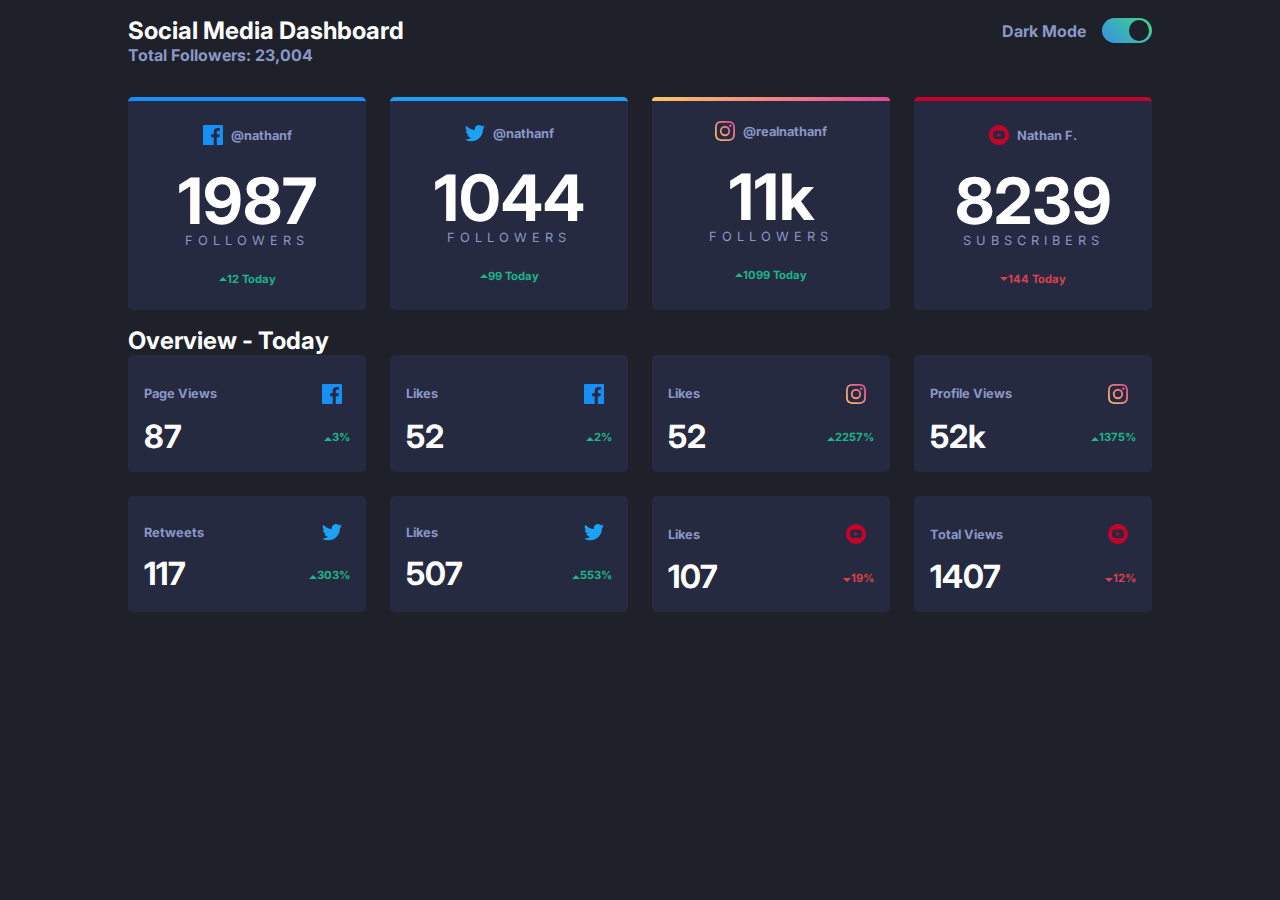
<file: frontend-practic19/index.html>
<!DOCTYPE html>
<html lang="en">
<head>
  <meta charset="UTF-8">
  <meta name="viewport" content="width=device-width, initial-scale=1.0">
  <link rel="icon" type="image/png" sizes="32x32" href="./images/favicon-32x32.png">
  <link rel="preconnect" href="https://fonts.googleapis.com">
  <link rel="preconnect" href="https://fonts.gstatic.com" crossorigin>
  <link href="https://fonts.googleapis.com/css2?family=Inter:wght@400;700&display=swap" rel="stylesheet">
  <link rel="stylesheet" href="css/style.css">
  <title>Frontend Mentor | [Challenge Name Here]</title>
<body class="theme_dark">
  <div class="container">
    <div class="content-top">
      <div class="content-info-top">
        <div class="info-1 theme_dark">
          <p class="info-top-1 theme_dark">Social Media Dashboard</p>
          <label class="botton-top">
            <input id="check" type="checkbox" class="checkuwu" checked>
            <span  class="check"></span>
            <span class="title-botton theme_dark">Dark Mode</span>
          </label>
          <p class="info-top-2 theme_dark">Total Followers: 23,004</p>
        </div>
      </div>
      <div class="grid-container-top">
        <div class="grid-item-top theme_dark">
          <div class="info-card-top">
            <img src="assets/icons/icon-facebook.svg" alt="facebook iconuwu" class="social-icon-top">
            <p class="social-profile-top theme_dark">@nathanf</p>
          </div>
          <div class="followers">
            <span class="social-number theme_dark">1987</span>
            <p class="social-info theme_dark">followers</p>
          </div>
          <div class="info-card-top">
            <img src="assets/icons/icon-up.svg" alt="arrow icon" class="arrow-icon">
            <p class="social-info-ad">12 Today</p>  
          </div>
        </div>
        <div class="grid-item-top theme_dark">
          <div class="info-card-top">
            <img src="assets/icons/icon-twitter.svg" alt="twitter iconuwu" class="social-icon-top">
            <p class="social-profile-top theme_dark">@nathanf</p>
          </div>
          <div class="followers">
            <span class="social-number theme_dark">1044</span>
            <p class="social-info theme_dark">followers</p>
          </div>
          <div class="info-card-top">
            <img src="assets/icons/icon-up.svg" alt="arrow icon" class="arrow-icon">
            <p class="social-info-ad">99 Today</p>  
          </div>
        </div>
        <div class="grid-item-top theme_dark">
          <div class="info-card-top">
            <img src="assets/icons/icon-instagram.svg" alt="instragram iconuwu" class="social-icon-top">
            <p class="social-profile-top theme_dark">@realnathanf</p>
          </div>
          <div class="followers">
            <span class="social-number theme_dark">11k</span>
            <p class="social-info theme_dark">followers</p>
          </div>
          <div class="info-card-top">
            <img src="assets/icons/icon-up.svg" alt="arrow icon" class="arrow-icon">
            <p class="social-info-ad">1099 Today</p>  
          </div>
        </div>
        <div class="grid-item-top theme_dark">
          <div class="info-card-top">
            <img src="assets/icons/icon-youtube.svg" alt="youtube iconuwu" class="social-icon-top">
            <p class="social-profile-top theme_dark">Nathan F.</p>
          </div>
          <div class="followers">
            <span class="social-number theme_dark">8239</span>
            <p class="social-info theme_dark">Subscribers</p>
          </div>
          <div class="info-card-top">
            <img src="assets/icons/icon-down.svg" alt="arrow icon" class="arrow-icon">
            <p class="social-info-ad">144 Today</p>  
          </div>
        </div>
      </div>
    </div>
    <div class="content-bottom">
        <p class="info-bottom-title theme_dark">Overview - Today</p>
        <div class="grid-container-bottom">
          <div class="grid-item-bottom theme_dark">
            <div class="info-card-bottom">
              <span class="section-bottom theme_dark">Page Views</span>
              <img src="assets/icons/icon-facebook.svg" alt="facebook iconuwu" class="social-icon-top">
            </div>
            <div class="info-card-bottom">
              <span class="info-bottom theme_dark">87</span>
              <div class="bottom-stats"><img src="assets/icons/icon-up.svg" alt="arrow icon" class="arrow-icon"><p class="social-info-ad">3%</p> </div>
            </div>
          </div>

          <div class="grid-item-bottom theme_dark">
            <div class="info-card-bottom">
              <span class="section-bottom theme_dark">Likes</span>
              <img src="assets/icons/icon-facebook.svg" alt="facebook iconuwu" class="social-icon-top">
            </div>
            <div class="info-card-bottom">
              <span class="info-bottom theme_dark">52</span>
              <div class="bottom-stats"><img src="assets/icons/icon-up.svg" alt="arrow icon" class="arrow-icon"><p class="social-info-ad">2%</p> </div>
            </div>
          </div>

          <div class="grid-item-bottom theme_dark">
            <div class="info-card-bottom">
              <span class="section-bottom theme_dark">Likes</span>
              <img src="assets/icons/icon-instagram.svg" alt="instagram iconuwu" class="social-icon-top">
            </div>
            <div class="info-card-bottom">
              <span class="info-bottom theme_dark">52</span>
              <div class="bottom-stats"><img src="assets/icons/icon-up.svg" alt="arrow icon" class="arrow-icon"><p class="social-info-ad">2257%</p> </div>
            </div>
          </div>

          <div class="grid-item-bottom theme_dark">
            <div class="info-card-bottom">
              <span class="section-bottom theme_dark">Profile Views</span>
              <img src="assets/icons/icon-instagram.svg" alt="instagram iconuwu" class="social-icon-top">
            </div>
            <div class="info-card-bottom">
              <span class="info-bottom theme_dark">52k</span>
              <div class="bottom-stats"><img src="assets/icons/icon-up.svg" alt="arrow icon" class="arrow-icon"><p class="social-info-ad">1375%</p> </div>
            </div>
          </div>

          <div class="grid-item-bottom theme_dark">
            <div class="info-card-bottom">
              <span class="section-bottom theme_dark">Retweets</span>
              <img src="assets/icons/icon-twitter.svg" alt="twitter iconuwu" class="social-icon-top">
            </div>
            <div class="info-card-bottom">
              <span class="info-bottom theme_dark">117</span>
              <div class="bottom-stats"><img src="assets/icons/icon-up.svg" alt="arrow icon" class="arrow-icon"><p class="social-info-ad">303%</p> </div>
            </div>
          </div>

          <div class="grid-item-bottom theme_dark">
            <div class="info-card-bottom">
              <span class="section-bottom theme_dark">Likes</span>
              <img src="assets/icons/icon-twitter.svg" alt="twitter iconuwu" class="social-icon-top">
            </div>
            <div class="info-card-bottom">
              <span class="info-bottom theme_dark">507</span>
              <div class="bottom-stats"><img src="assets/icons/icon-up.svg" alt="arrow icon" class="arrow-icon"><p class="social-info-ad">553%</p> </div>
            </div>
          </div>

          <div class="grid-item-bottom theme_dark">
            <div class="info-card-bottom">
              <span class="section-bottom theme_dark">Likes</span>
              <img src="assets/icons/icon-youtube.svg" alt="youtube iconuwu" class="social-icon-top">
            </div>
            <div class="info-card-bottom">
              <span class="info-bottom theme_dark">107</span>
              <div class="bottom-stats"><img src="assets/icons/icon-down.svg" alt="arrow icon" class="arrow-icon"><p class="social-info-ad">19%</p> </div>
            </div>
          </div>

          <div class="grid-item-bottom theme_dark">
            <div class="info-card-bottom">
              <span class="section-bottom theme_dark">Total Views</span>
              <img src="assets/icons/icon-youtube.svg" alt="youtube iconuwu" class="social-icon-top">
            </div>
            <div class="info-card-bottom">
              <span class="info-bottom theme_dark">1407</span>
              <div class="bottom-stats"><img src="assets/icons/icon-down.svg" alt="arrow icon" class="arrow-icon"><p class="social-info-ad">12%</p> </div>
            </div>
          </div>

        </div>
    </div>
  </div>
  <script src="scripts.js"></script>
</body>
</html>
</file>
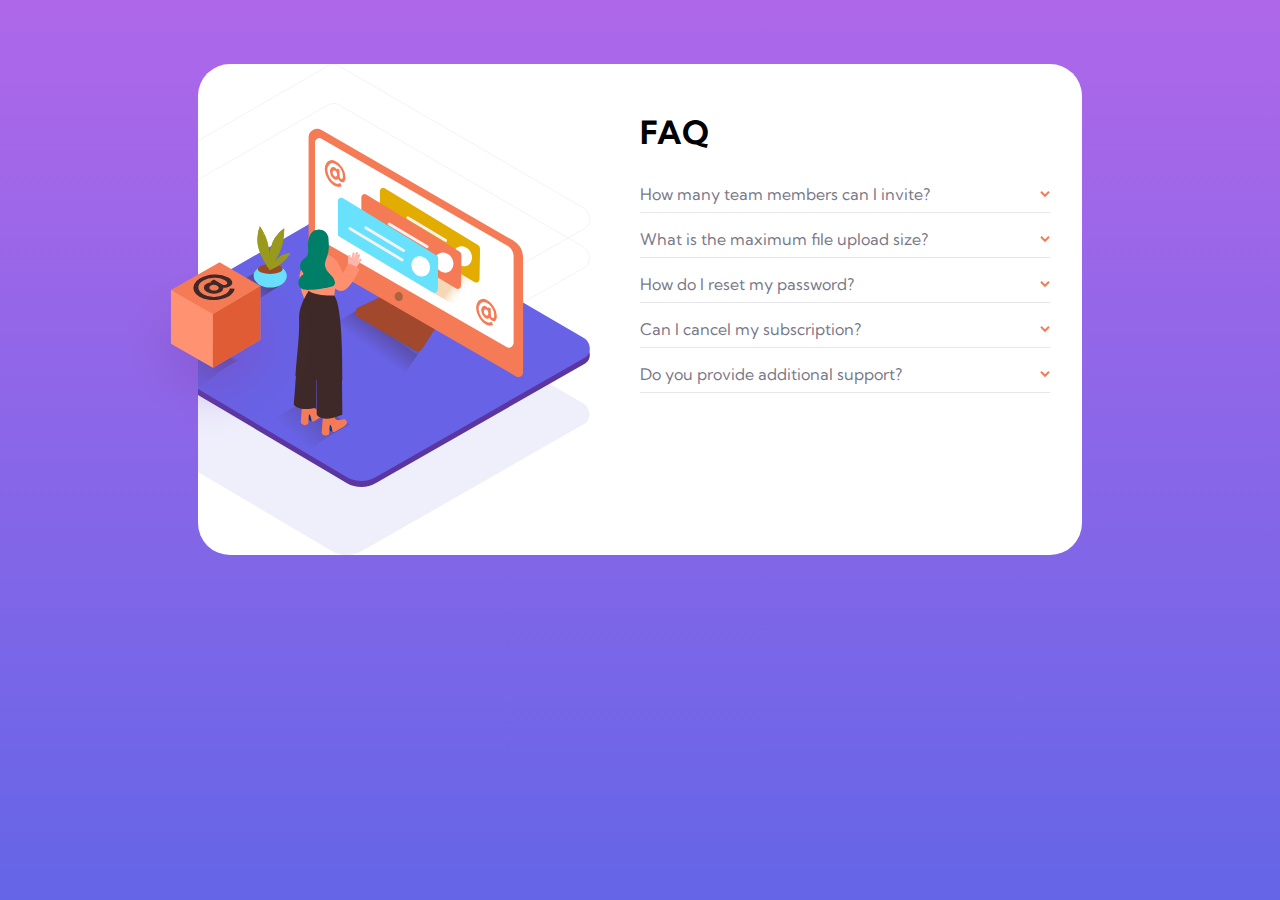
<file: frontend-practic20/index.html>
<!DOCTYPE html>
<html lang="en">
<head>
  <meta charset="UTF-8">
  <meta name="viewport" content="width=device-width, initial-scale=1.0">
  <link rel="icon" type="image/png" sizes="32x32" href="./images/favicon-32x32.png">
  <link rel="preconnect" href="https://fonts.googleapis.com">
  <link rel="preconnect" href="https://fonts.gstatic.com" crossorigin>
  <link href="https://fonts.googleapis.com/css2?family=Kumbh+Sans:wght@400;700&display=swap" rel="stylesheet">
  <link rel="stylesheet" href="css/style.css">
  <title>Frontend Mentor | FAQ Accordion Card</title>

</head>
<body>
  <div class="container">
    <div class="content-left">
      <img src="assets/images/illustration-box-desktop.svg" class="box">
      <img src="assets/images/illustration-woman-online-desktop.svg" class="woman-stand">
    </div>
    <div class="content_right">
      <h2 class="content-left-faq">FAQ</h2>
      <div id="faq_container" class="container_faq">
        <div  class="faq-question">
          <h3 class="title-faq">How many team members can I invite?</h3>
          <img src="assets/images/icon-arrow-down.svg" alt="arrow" class="icon-arrow">
        </div>
        <div id="question" class="faq-answer">
          <p class="faq-text">
            You can invite up to 2 additional users on the Free plan. There is no limit on 
            team members for the Premium plan.
          </p>
        </div>
      </div>

      <div class="container_faq">
        <div class="faq-question">
          <h3 class="title-faq">What is the maximum file upload size?</h3>
          <img src="assets/images/icon-arrow-down.svg" alt="arrow" class="icon-arrow">
        </div>
        <div id="question" class="faq-answer">
          <p class="faq-text">
            No more than 2GB. All files in your account must fit your allotted storage space.
          </p>
        </div>
      </div>

      <div class="container_faq">
        <div  class="faq-question">
          <h3 class="title-faq">How do I reset my password?</h3>
          <img src="assets/images/icon-arrow-down.svg" alt="arrow" class="icon-arrow">
        </div>
        <div  id="question" class="faq-answer">
          <p class="faq-text">
            Click “Forgot password” from the login page or “Change password” from your profile page.
            A reset link will be emailed to you.
          </p>
        </div>
      </div>

      <div class="container_faq">
        <div  class="faq-question">
          <h3 class="title-faq">Can I cancel my subscription?</h3>
          <img src="assets/images/icon-arrow-down.svg" alt="arrow" class="icon-arrow">
        </div>
        <div id="question" class="faq-answer">
          <p class="faq-text">
            Yes! Send us a message and we’ll process your request no questions asked.
          </p>
        </div>
      </div>

      <div class="container_faq">
        <div class="faq-question">
          <h3 class="title-faq">Do you provide additional support?</h3>
          <img src="assets/images/icon-arrow-down.svg" alt="arrow" class="icon-arrow">
        </div>
        <div  id="question" class="faq-answer">
          <p class="faq-text">
            Chat and email support is available 24/7. Phone lines are open during normal business hours.
          </p>
        </div>
      </div>
    </div>
  </div>

  <script src="scripts.js"></script>
</body>
</html>
</file>
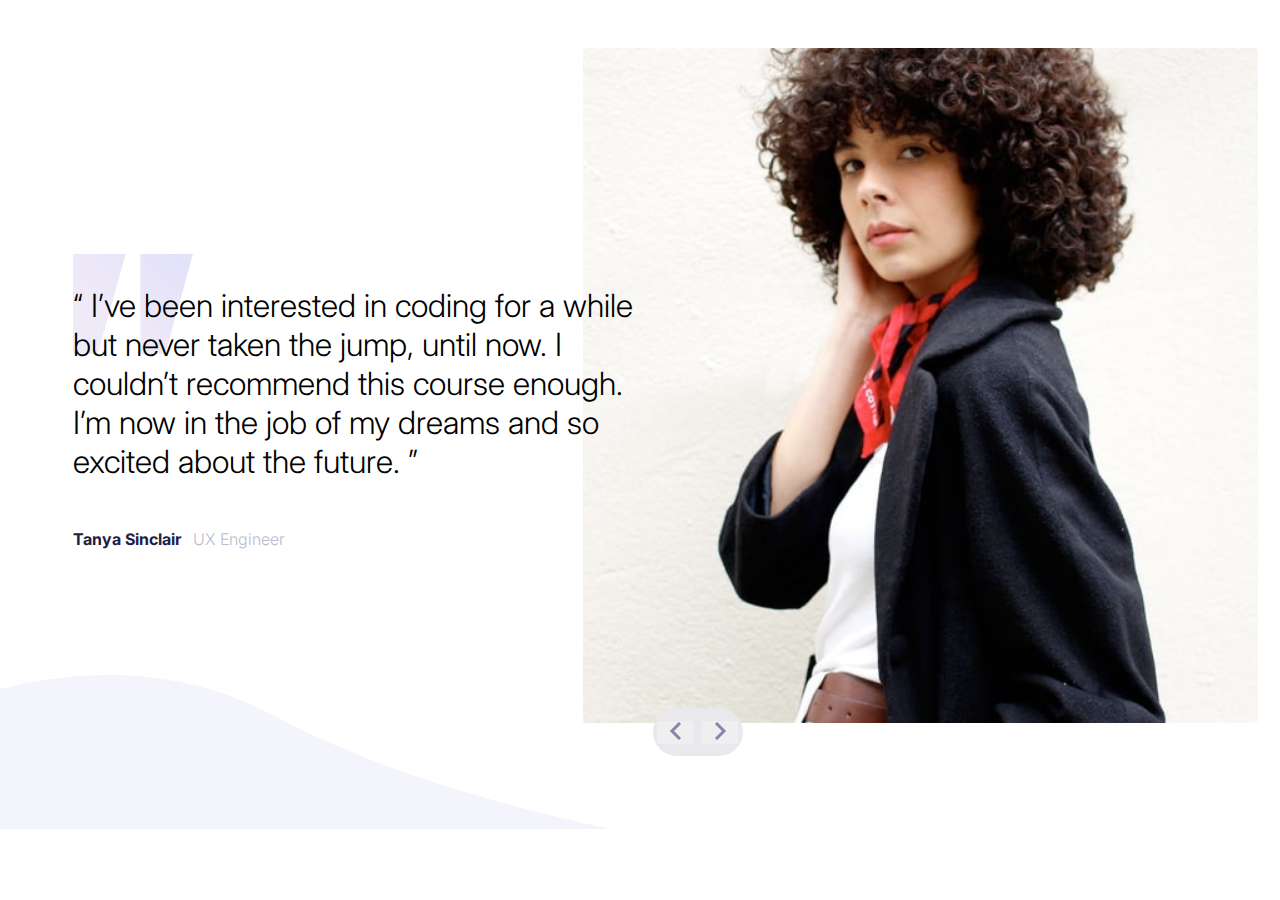
<file: frontend-practic21/index.html>
<!DOCTYPE html>
<html lang="en">
<head>
  <meta charset="UTF-8">
  <meta name="viewport" content="width=device-width, initial-scale=1.0">
  <link rel="icon" type="image/png" sizes="32x32" href="./images/favicon-32x32.png">
  <link rel="preconnect" href="https://fonts.googleapis.com">
  <link rel="preconnect" href="https://fonts.gstatic.com" crossorigin>
  <link href="https://fonts.googleapis.com/css2?family=Inter:wght@300;500;700&display=swap" rel="stylesheet"> 
  <link rel="stylesheet" href="css/style.css">
  <title>Frontend Mentor | Coding Bootcamp Testimonials Slider</title>
</head>
<body>
  <div class="content__left-text">
    <p id="text" class="text__introduction">
      “ I’ve been interested in coding for a while<br> but never taken the jump, until now. 
      I<br> couldn’t recommend this course enough.<br> I’m now in the job of my dreams and so<br>
      excited about the future. ”
    </p>
    <p id="name" class="name">Tanya Sinclair</p>
    <p id="profession" class="profession">UX Engineer</p>
  </div>
  <div class="content__right-photo">
    <img id="image" src="assets/images/image-tanya.jpg" alt="person uwu" class="image__right">
    <div class="buttons">
      <button id="button__left" class="button_left"><img src="assets/icons/icon-prev.svg" alt=""></button>
      <button class="button_left"><img src="assets/icons/icon-next.svg" alt=""></button>
    </div>
  </div>

  <script src="js/scripts.js"></script>
</body>
</html>
</file>
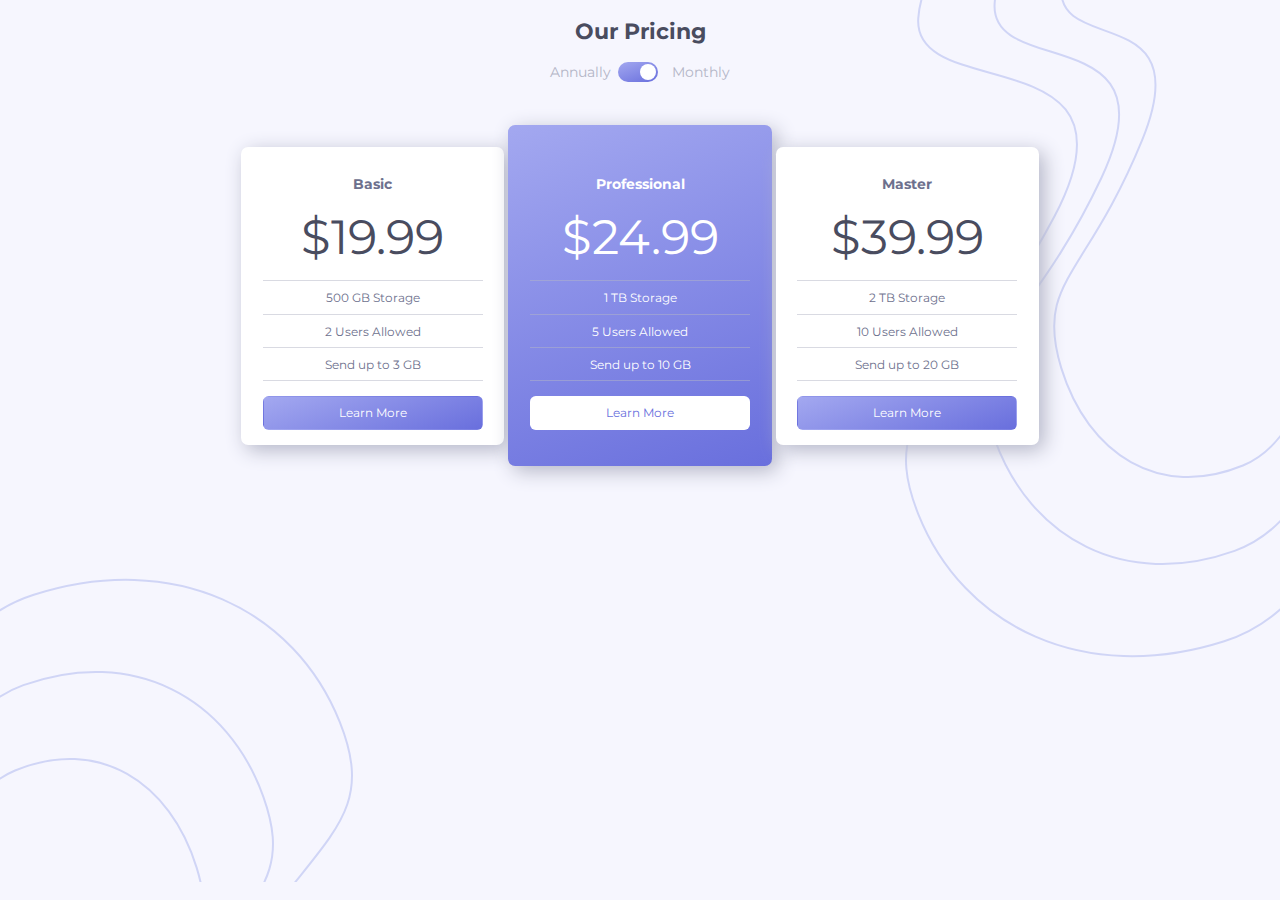
<file: frontend-practic22/index.html>
<!DOCTYPE html>
<html lang="en">
<head>
  <meta charset="UTF-8">
  <meta name="viewport" content="width=device-width, initial-scale=1.0">
  <link rel="icon" type="image/png" sizes="32x32" href="./images/favicon-32x32.png">
  <link rel="preconnect" href="https://fonts.googleapis.com">
  <link rel="preconnect" href="https://fonts.gstatic.com" crossorigin>
  <link href="https://fonts.googleapis.com/css2?family=Montserrat:wght@700&display=swap" rel="stylesheet"> 
  <link rel="stylesheet" href="css/style.css">
  <title>Frontend Mentor | [Challenge Name Here]</title>
</head>
<body>
<div class="container">
  <h2 class="prices">Our Pricing</h2>
  <div class="price_top">
    <span class="price_button">Annually</span>
    <label class="botton-top" for="check">
      <input id="check" type="checkbox" class="checkuwu" checked>
      <div class="check_ball"></div>
    </label>
    <span class="price_button">Monthly</span>
  </div>
  <div class="card_center">
    <article class="card_container">
      <section class="card_child">
        <header class="card_top">
          <h3 class="card_plan">Basic</h3>
          <span id="price_1" class="card_price">&dollar;19.99</span>
        </header>
        <main class="card_center">
          <ul class="card_list">
            <li class="card_item"><span class="card_info">500 GB Storage</span></li>
            <li class="card_item"><span class="card_info">2 Users Allowed</span></li>
            <li class="card_item"><span class="card_info">Send up to 3 GB</span></li>
          </ul>
        </main>
        <footer class="card_bottom">
          <button class="card_button">Learn More</button>
        </footer>
      </section>

      <section class="card_child">
        <header class="card_top">
          <h3 class="card_plan">Professional</h3>
          <span id="price_2" class="card_price">&dollar;24.99</span>
        </header>
        <main class="card_center">
          <ul class="card_list">
            <li class="card_item"><span class="card_info">1 TB Storage</span></li>
            <li class="card_item"><span class="card_info">5 Users Allowed</span></li>
            <li class="card_item"><span class="card_info">Send up to 10 GB</span></li>
          </ul>
        </main>
        <footer class="card_bottom">
          <button class="card_button">Learn More</button>
        </footer>
      </section>

      <section class="card_child">
        <header class="card_top">
          <h3 class="card_plan">Master</h3>
          <span id="price_3" class="card_price">&dollar;39.99</span>
        </header>
        <main class="card_center">
          <ul class="card_list">
            <li class="card_item"><span class="card_info">2 TB Storage</span></li>
            <li class="card_item"><span class="card_info">10 Users Allowed</span></li>
            <li class="card_item"><span class="card_info">Send up to 20 GB</span></li>
          </ul>
        </main>
        <footer class="card_bottom">
          <button class="card_button">Learn More</button>
        </footer>
      </section>
    </article>
  </div>
</div>
<script src="js/scripts.js"></script>
</body>
</html>
</file>
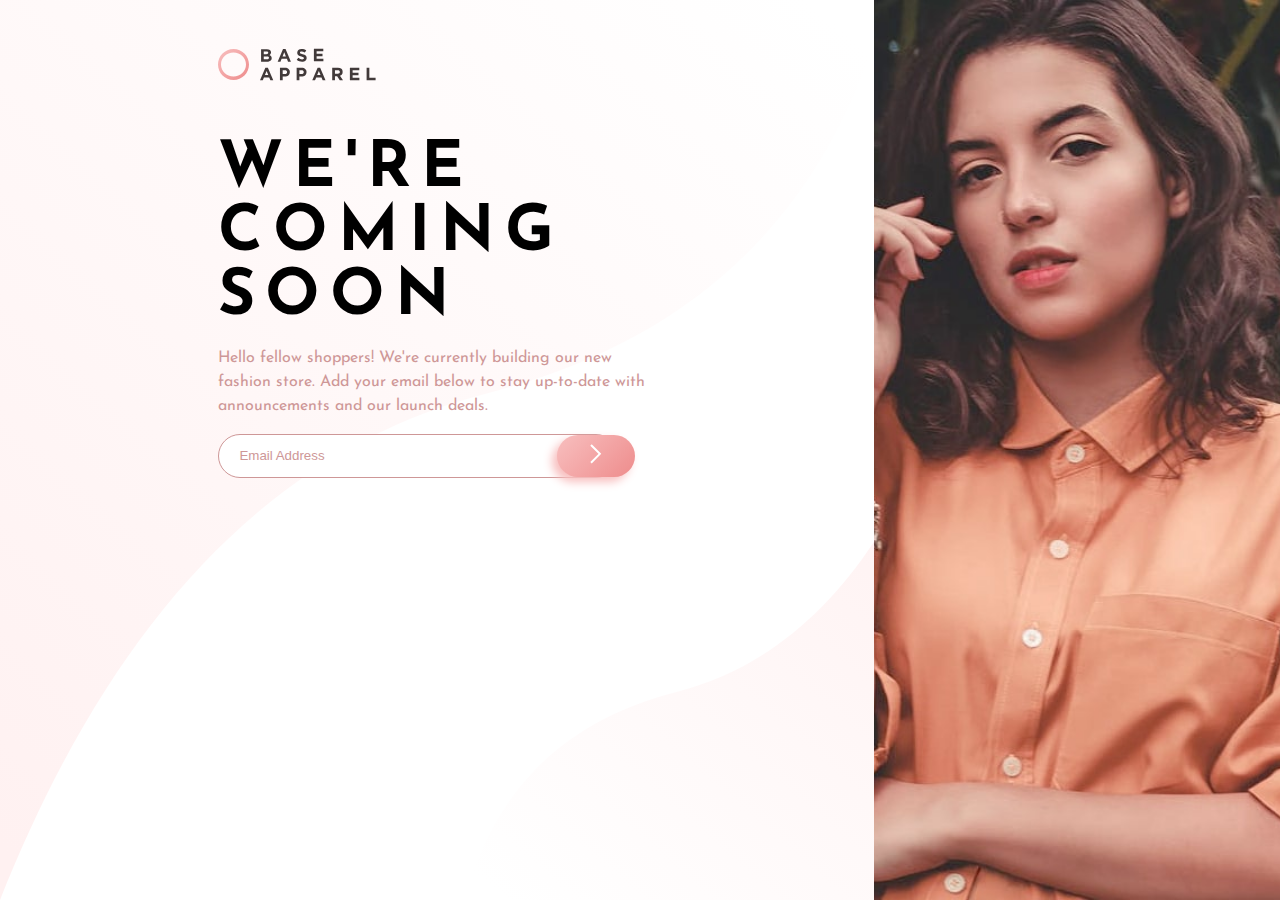
<file: frontend-practic24/index.html>
<!DOCTYPE html>
<html lang="en">
<head>
  <meta charset="UTF-8">
  <meta name="viewport" content="width=device-width, initial-scale=1.0">
  <link rel="icon" type="image/png" sizes="32x32" href="./images/favicon-32x32.png">
  <link rel="preconnect" href="https://fonts.googleapis.com">
  <link rel="preconnect" href="https://fonts.gstatic.com" crossorigin>
  <link href="https://fonts.googleapis.com/css2?family=Josefin+Sans:wght@300;400;600&display=swap" rel="stylesheet"> 
  <link rel="stylesheet" href="css/style.css">
  <title>Frontend Mentor | Base Apparel coming soon page</title>
</head>
<body>
  <div class="container">
    <div class="content_left">
      <article class="content">
      <img src="assets/icons/logo.svg" alt="" class="icon">
        <section class="content_card">
          <header class="text_top">
            <h2 class="text_top-uwu">
              <span class="light_color">We're</span> coming soon
            </h2>
          </header>
          <main>
            <p class="paragraph">Hello fellow shoppers! We're currently building our new fashion store. 
            Add your email below to stay up-to-date with announcements and our launch deals.</p></main>
            <footer class="footer_card">
              <form id="form" class="footer_submit">
                <input id="input" class="email_uwu" type="email" placeholder="Email Address" required>
                <img src="assets/icons/icon-error.svg" alt="" class="icon_submit">
                <button id="submit_uwu" type="button" class="button"><img src="assets/icons/icon-arrow.svg"></button>
                <p class="text_email">Please provide a valid email</p>
              </form>
            </footer>
        </section>
      </article>
    </div>
    <div class="content_right">
    </div>
  </div>
  <script src="js/scripts.js"></script>
</body>
</html>
</file>
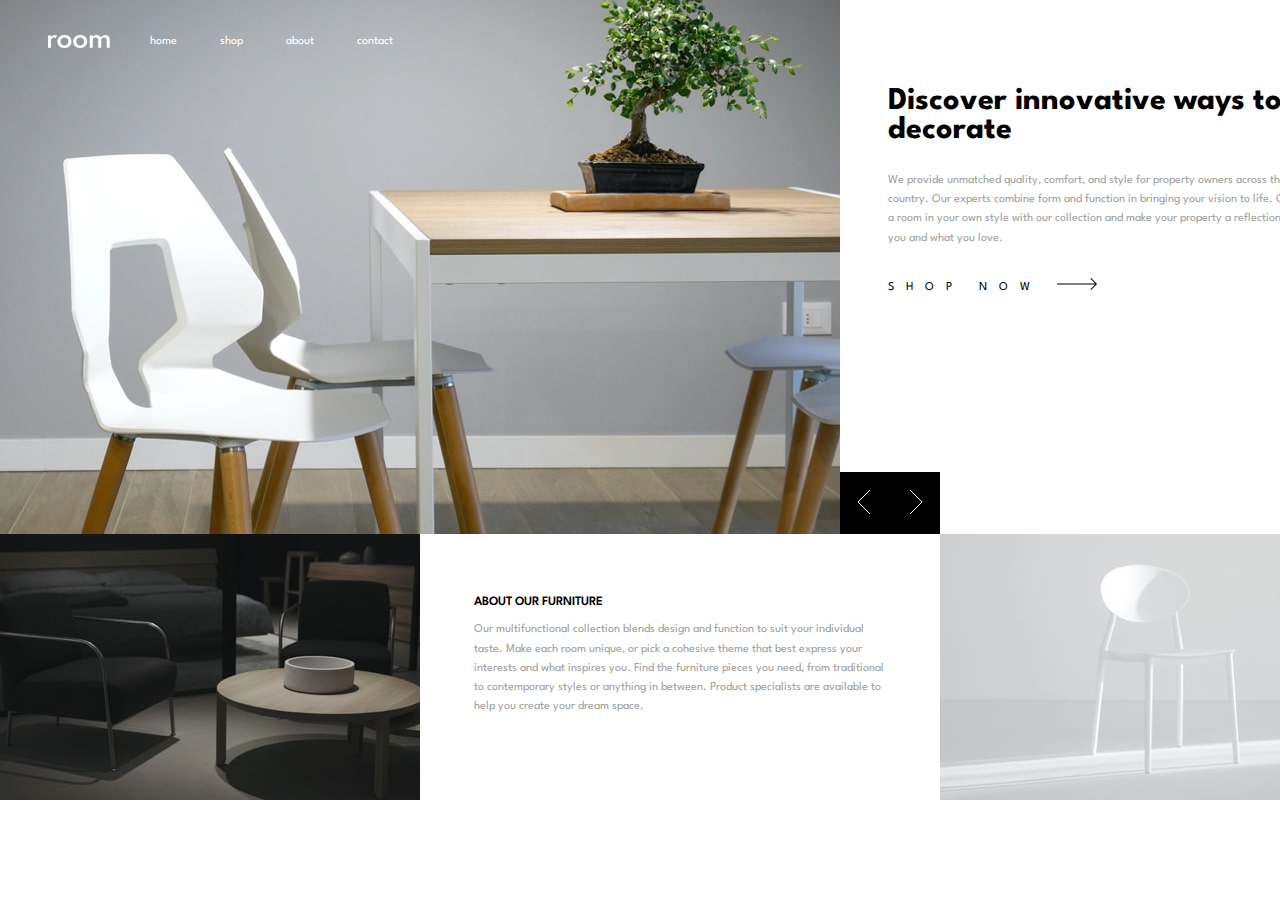
<file: frontend-practic25/index.html>
<!DOCTYPE html>
<html lang="en">
<head>
  <meta charset="UTF-8">
  <meta name="viewport" content="width=device-width, initial-scale=1.0">
  <link rel="icon" type="image/png" sizes="32x32" href="./images/favicon-32x32.png">
  <link rel="preconnect" href="https://fonts.googleapis.com">
  <link rel="preconnect" href="https://fonts.gstatic.com" crossorigin>
  <link href="https://fonts.googleapis.com/css2?family=Spartan:wght@500;600;700&display=swap" rel="stylesheet"> 
  <link rel="stylesheet" href="css/styles.css">
  <title>Frontend Mentor | Room homepage</title>
</head>
<body>
  <div class="grid_container">
    <div class="grid_item">
      <div class="nav">
        <img src="assets/icons/logo.svg" class="logo">
        <li class="nav_container">
          <ul class="item_nav"><a href="#" class="option_nav">home</a></ul>
          <ul class="item_nav"><a href="#" class="option_nav">shop</a></ul>
          <ul class="item_nav"><a href="#" class="option_nav">about</a></ul>
          <ul class="item_nav"><a href="#" class="option_nav">contact</a></ul>
        </li>
      </div>
        <img id="background" src="assets/images/desktop-image-hero-1.jpg" alt="" class="something">
    </div>
    <div class="grid_item">
      <h2 id="title" class="title_box">Discover innovative ways to decorate</h2>
      <p id="text" class="text_box"> We provide unmatched quality, comfort, and style for property owners across the country. 
        Our experts combine form and function in bringing your vision to life. Create a room in your 
        own style with our collection and make your property a reflection of you and what you love.</p>
        <a href="#" class="shop_button">Shop now <svg width="40" height="12" xmlns="http://www.w3.org/2000/svg"><path class="shop_arrow" d="M34.05 0l5.481 5.527h.008v.008L40 6l-.461.465v.063l-.062-.001L34.049 12l-.662-.668 4.765-4.805H0v-1h38.206l-4.82-4.86L34.05 0z" fill="#000" fill-rule="nonzero"/></svg></a>
        <div class="buttons_photo">
          <button class="buttons button_left"><img src="assets/icons/icon-angle-left.svg" alt=""></button>
          <button class="buttons button_right"><img src="assets/icons/icon-angle-right.svg" alt=""></button>
        </div>
  </div>
    <div class="grid_item">
      <img src="assets/images/image-about-dark.jpg" class="something">
    </div>
    <div class="grid_item">
      <h2 class="title_furnite">About our furniture</h2>
      <p class="text_furnite">Our multifunctional collection blends design and function to suit your individual taste.
        Make each room unique, or pick a cohesive theme that best express your interests and what
        inspires you. Find the furniture pieces you need, from traditional to contemporary styles
        or anything in between. Product specialists are available to help you create your dream space.</p>
    </div>
    <div class="grid_item">
      <img src="assets/images/image-about-light.jpg" alt="" class="something">
    </div>
  </div>

  <script src="js/scripts.js"></script>
</body>
</html>
</file>
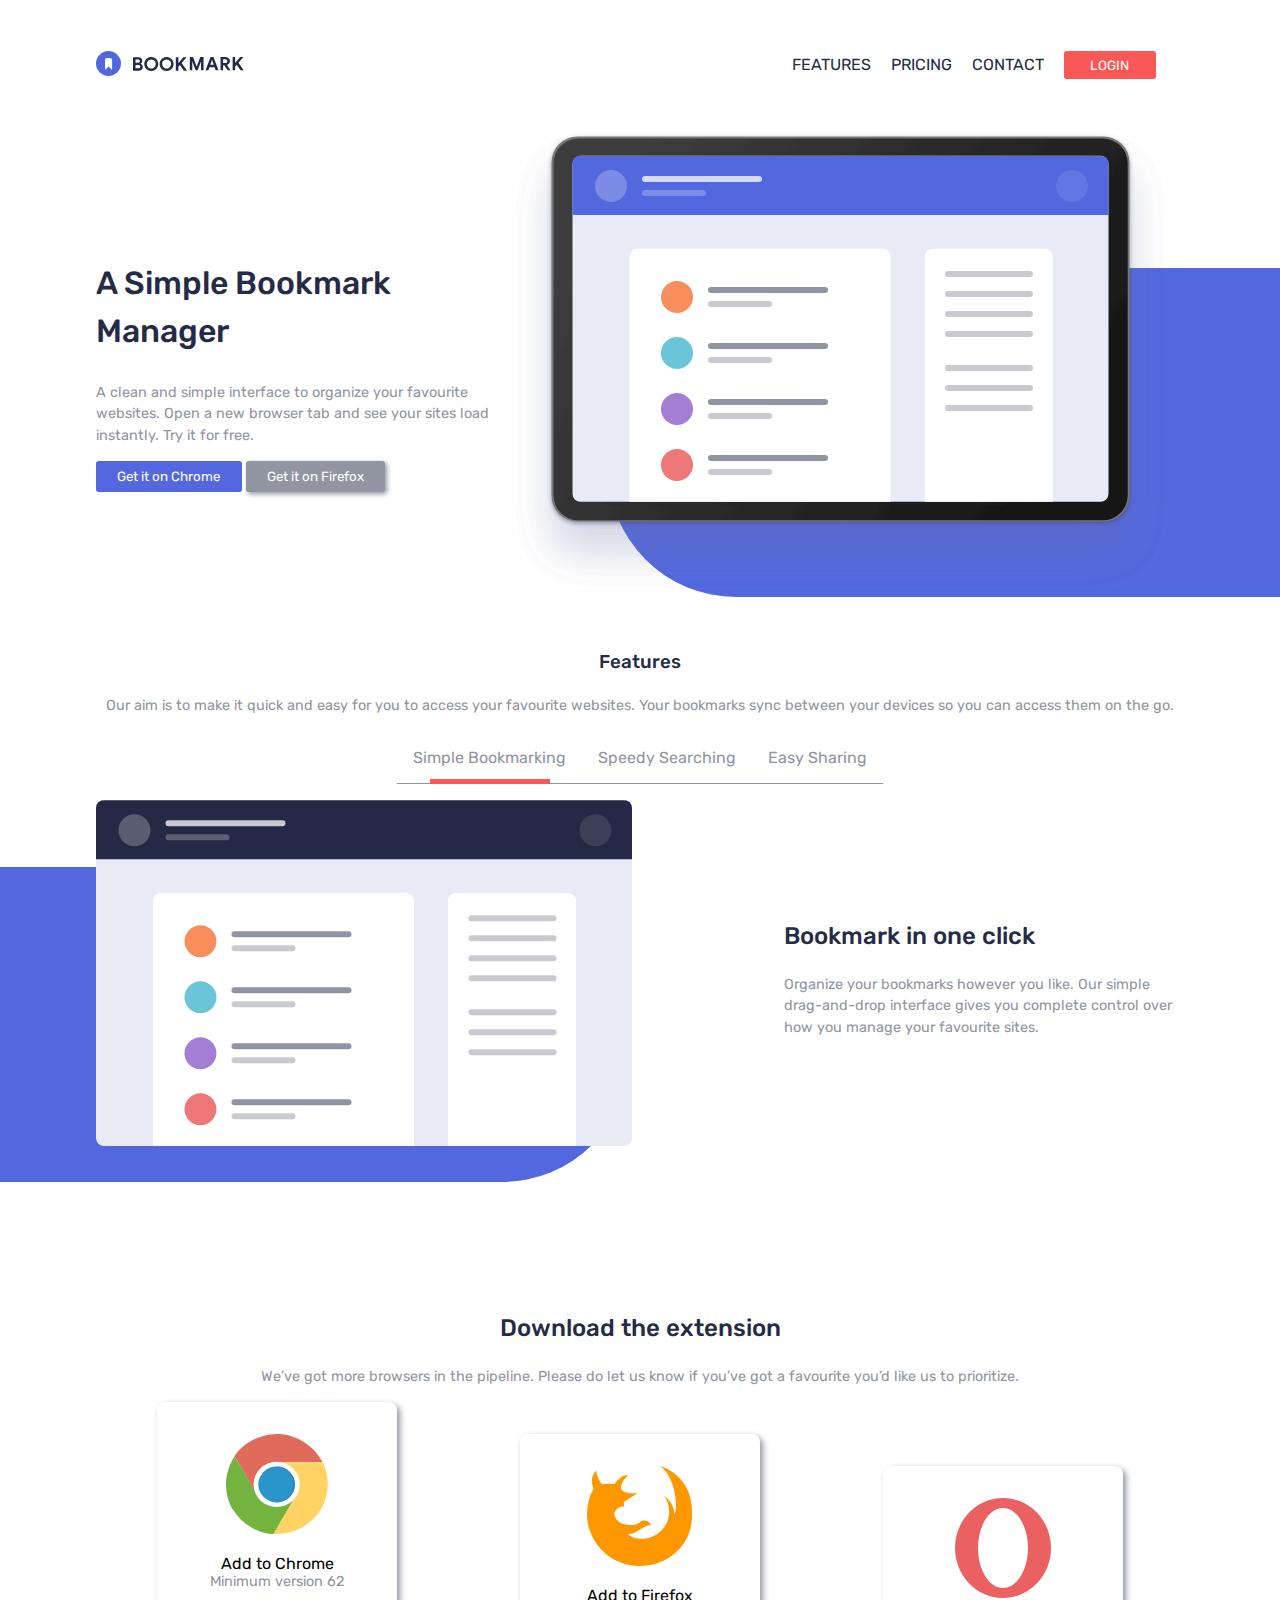
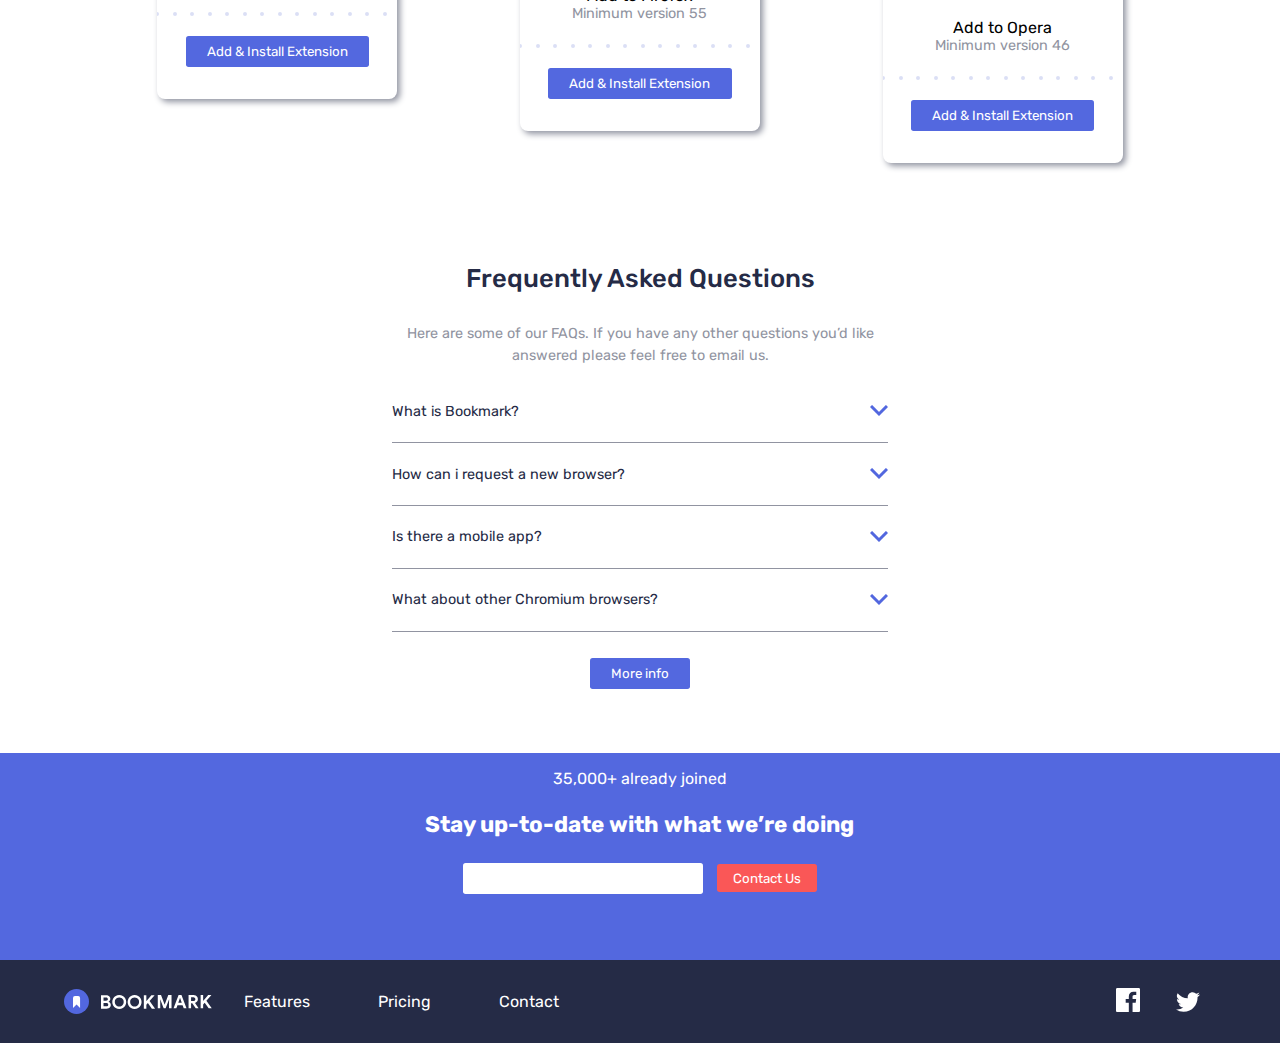
<file: frontend-practic27/index.html>
<!DOCTYPE html>
<html lang="en">
<head>
  <meta charset="UTF-8">
  <meta name="viewport" content="width=device-width, initial-scale=1.0">
  <link rel="icon" type="image/png" sizes="32x32" href="./images/favicon-32x32.png">
  <link rel="preconnect" href="https://fonts.googleapis.com">
  <link rel="preconnect" href="https://fonts.gstatic.com" crossorigin>
  <link href="https://fonts.googleapis.com/css2?family=Rubik:wght@400;500&display=swap" rel="stylesheet"> 
  <link rel="stylesheet" href="css/styles.css">
  <title>Frontend Mentor | Bookmark landing page</title>
</head>
<body>
  <nav class="nav_bar-top">
    <img src="assets/images/logo-bookmark.svg" alt="logo bookmark" class="logo">
    <div class="nav_features">
      <ul class="list_container">
        <li class="item_list"><a href="#"  class="item_button">Features</a></li>
        <li class="item_list"><a href="#"  class="item_button">Pricing</a></li>
        <li class="item_list"><a href="#"  class="item_button">Contact</a></li>
        <li class="item_list"><button class="item_list-button">Login</button></li>
        <li class="item_list-mobile">
          <button id="modal_mobile" class="item_list-button"><img src="assets/icons/icon-hamburger.svg" alt="" class="nav_bar-mobile"></button>
        </li>
      </ul>
      <div id="modal_menu" class="modal_mobile-bg">
        <div class="mobal_mobile-menu">
          <article class="modal_menu">
            <section class="modal_menu-content">
              <header class="modal_content-top">
                <svg width="148" height="25" xmlns="http://www.w3.org/2000/svg"><g fill="none" fill-rule="evenodd"><path d="M37 6.299h5.227c.746 0 1.434.155 2.062.466.629.311 1.123.735 1.484 1.27s.542 1.12.542 1.754c0 .672-.165 1.254-.495 1.746-.33.491-.762.868-1.297 1.129v.15c.697.248 1.25.643 1.661 1.185.41.541.616 1.191.616 1.95 0 .735-.196 1.385-.588 1.951a3.817 3.817 0 0 1-1.587 1.307c-.665.305-1.403.457-2.212.457H37V6.299zm5.04 5.45c.548 0 .986-.152 1.316-.457.33-.305.495-.688.495-1.148 0-.448-.159-.824-.476-1.13-.318-.304-.738-.457-1.26-.457H39.52v3.192h2.52zm.28 5.619c.61 0 1.086-.159 1.428-.476.342-.317.513-.731.513-1.241 0-.51-.174-.927-.522-1.251-.349-.324-.847-.485-1.494-.485H39.52v3.453h2.8zm12.927 2.595c-1.307 0-2.492-.308-3.556-.924a6.711 6.711 0 0 1-2.511-2.53c-.61-1.07-.915-2.246-.915-3.528 0-1.281.305-2.457.915-3.528a6.711 6.711 0 0 1 2.51-2.529C52.756 6.308 53.94 6 55.248 6c1.306 0 2.492.308 3.556.924a6.711 6.711 0 0 1 2.51 2.53c.61 1.07.915 2.246.915 3.527 0 1.282-.305 2.458-.915 3.528a6.711 6.711 0 0 1-2.51 2.53c-1.064.616-2.25.924-3.556.924zm0-2.39a4.52 4.52 0 0 0 2.258-.578 4.177 4.177 0 0 0 1.615-1.624c.392-.697.588-1.494.588-2.39 0-.896-.196-1.692-.588-2.389a4.177 4.177 0 0 0-1.615-1.624 4.52 4.52 0 0 0-2.258-.579 4.47 4.47 0 0 0-2.25.579 4.195 4.195 0 0 0-1.605 1.624c-.392.697-.588 1.493-.588 2.39 0 .895.196 1.692.588 2.389a4.195 4.195 0 0 0 1.605 1.624 4.47 4.47 0 0 0 2.25.578zm15.353 2.39c-1.307 0-2.492-.308-3.556-.924a6.711 6.711 0 0 1-2.51-2.53c-.61-1.07-.915-2.246-.915-3.528 0-1.281.305-2.457.914-3.528a6.711 6.711 0 0 1 2.511-2.529C68.108 6.308 69.294 6 70.6 6c1.307 0 2.492.308 3.556.924a6.711 6.711 0 0 1 2.51 2.53c.61 1.07.915 2.246.915 3.527 0 1.282-.305 2.458-.914 3.528a6.711 6.711 0 0 1-2.511 2.53c-1.064.616-2.25.924-3.556.924zm0-2.39a4.52 4.52 0 0 0 2.259-.578 4.177 4.177 0 0 0 1.614-1.624c.392-.697.588-1.494.588-2.39 0-.896-.196-1.692-.588-2.389a4.177 4.177 0 0 0-1.614-1.624 4.52 4.52 0 0 0-2.259-.579 4.47 4.47 0 0 0-2.25.579 4.195 4.195 0 0 0-1.605 1.624c-.392.697-.588 1.493-.588 2.39 0 .895.196 1.692.588 2.389a4.195 4.195 0 0 0 1.606 1.624 4.47 4.47 0 0 0 2.249.578zM79.83 6.3h2.52v5.73h.15l4.89-5.73h3.043v.149L85.6 11.973l5.338 7.542v.149h-3.08l-3.994-5.693-1.512 1.773v3.92h-2.52V6.299zM93.779 6h3.248l3.546 9.39h.15L104.268 6h3.267v13.365h-2.501v-6.589l.15-2.221h-.15l-3.398 8.81h-1.96l-3.416-8.81h-.149l.15 2.221v6.59h-2.483V6zm20.8 0h2.894l5.021 13.365h-2.781l-1.12-3.192h-5.115l-1.12 3.192h-2.781L114.579 6zm3.193 7.859l-1.176-3.36-.486-1.606h-.149l-.485 1.606-1.195 3.36h3.49zM124.553 6h4.872c.871 0 1.646.18 2.324.541.678.361 1.204.862 1.577 1.503.374.64.56 1.366.56 2.175 0 .858-.27 1.62-.812 2.286a4.617 4.617 0 0 1-2.044 1.447l-.018.13 3.584 5.134v.15h-2.894l-3.453-5.022h-1.176v5.021h-2.52V6zm4.853 6.03c.573 0 1.04-.175 1.4-.523.361-.349.542-.79.542-1.326 0-.51-.172-.945-.514-1.306-.342-.361-.806-.542-1.39-.542h-2.371v3.696h2.333zm7.23-6.03h2.52v5.73h.15l4.89-5.73h3.043v.15l-4.835 5.525 5.34 7.541v.15h-3.08l-3.996-5.694-1.512 1.773v3.92h-2.52V6z" fill="#fff" fill-rule="nonzero"/><g><circle fill="#5267DF" cx="12.5" cy="12.5" r="12.5"/><path d="M9 9v10l3.54-3.44L16.078 19V9a2 2 0 0 0-2-2H11a2 2 0 0 0-2 2z" fill="#FFF"/></g></g></svg>
                <button id="close_modal" class="close_modal item_list-button"><img class="modal_close-uwu" src="assets/icons/icon-close.svg" alt="" ></button>
              </header>
            </section>
            <main class="modal_content-mid">
              <ul class="list_container-modal">
                <li class="item-modal"><a href="#" class="item_menu-modal">Features</a></li>
                <li class="item-modal"><a href="#" class="item_menu-modal">Pricing</a></li>
                <li class="item-modal"><a href="#" class="item_menu-modal">Contact</a></li>
              </ul>
              <button class="item_button-modal">Login</button>
            </main>
            <footer class="modal_content-icons">
              <img src="assets/icons/icon-facebook.svg" alt="" class="icon_social">
              <img src="assets/icons/icon-twitter.svg" alt="" class="icon_social">
            </footer>
          </article>
        </div>
      </div>
    </div>
  </nav>
  <main class="content">
    <div class="content_mid bookmark">
      <div class="content_left">
        <h2 class="title_features">A Simple Bookmark Manager</h2>
        <p class="text_features">A clean and simple interface to organize your favourite websites. Open a new 
          browser tab and see your sites load instantly. Try it for free.</p>
          <button class="button_get">Get it on Chrome</button>
          <button class="button_get">Get it on Firefox</button>
      </div>
      <div class="content_right">
        <img class="image_illus" src="assets/images/illustration-hero.svg" alt="illustration">
      </div>
    </div>
    <div class="content_mid">
     <div class="content_mid-top">
        <h3 class="title_features">Features</h3>
        <p class="text_features">Our aim is to make it quick and easy for you to access your favourite websites. 
          Your bookmarks sync between your devices so you can access them on the go.</p>
          <ul id="features_container" class="list_container-buttons">
            <li class="list_item-buttons"><a href="#" class="item-features active">Simple Bookmarking</a></li>
            <li class="list_item-buttons"><a href="#" class="item-features">Speedy Searching</a></li>
            <li class="list_item-buttons"><a href="#" class="item-features">Easy Sharing</a></li>
          </ul>
      </div>
      <div class="content_bottom-top">
      <div class="content_left">
        <img class="image_illus" src="assets/images/illustration-features-tab-1.svg" alt="illustration"></div>
      <div class="content_right">
        <h2 class="title_features">Bookmark in one click</h2>
          <p id="text_features" class="text_features">Organize your bookmarks however you like. Our simple drag-and-drop interface 
            gives you complete control over how you manage your favourite sites.</p>
      </div>
    </div>
  </div>
    <div class="content_mid downloads">
      <h2 class="title_features">Download the extension</h2>
      <p class="text_features">We’ve got more browsers in the pipeline. Please do let us know if you’ve 
        got a favourite you’d like us to prioritize.</p>
          <article class="container_extension">
            <section class="item_extension">
              <header class="header_extension"><img src="assets/images/logo-chrome.svg" alt="search img" class="img_extension"></header>
              <main class="content_extension">
                <p class="text_extension">Add to Chrome</p>
                <span class="text_requeriments">Minimum version 62</span>
              </main>
              <footer class="footer_extension">
                <img src="assets/images/bg-dots.svg" alt="" class="bg_extension">
                <button class="button_get">Add & Install Extension</button>
              </footer>
            </section>
            <section class="item_extension">
              <header class="header_extension"><img src="assets/images/logo-firefox.svg" alt="search img" class="img_extension"></header>
              <main class="content_extension">
                <p class="text_extension">Add to Firefox</p>
                <span class="text_requeriments">Minimum version 55</span>
              </main>
              <footer class="footer_extension">
                <img src="assets/images/bg-dots.svg" alt="" class="bg_extension">
                <button class="button_get">Add & Install Extension</button>
              </footer>
            </section>
            <section class="item_extension">
              <header class="header_extension"><img src="assets/images/logo-opera.svg" alt="search img" class="img_extension"></header>
              <main class="content_extension">
                <p class="text_extension">Add to Opera</p>
                <span class="text_requeriments">Minimum version 46</span>
              </main>
              <footer class="footer_extension">
                <img src="assets/images/bg-dots.svg" alt="" class="bg_extension">
                <button class="button_get">Add & Install Extension</button>
              </footer>
            </section>
          </article>
    </div>
    <div class="content_mid accordion">
      <h3 class="title_features">Frequently Asked Questions</h3>
      <p class="text_features">Here are some of our FAQs. If you have any other questions you’d like 
        answered please feel free to email us.</p>
        <div id="accordion" class="container_accordion">
          <div class="item_accordion">
            <a href="#" class="question_accordion"><p class="title_accordion">What is Bookmark?</p><img src="assets/icons/icon-arrow.svg" class="icon_accordion"></a>
            <p class="faq_ans">Lorem ipsum dolor sit amet, consectetur adipiscing elit. Fusce tincidunt 
              justo eget ultricies fringilla. Phasellus blandit ipsum quis quam ornare mattis.
            </p>
          </div>
          <div class="item_accordion">
            <a href="#" class="question_accordion"><p class="title_accordion">How can i request a new browser?</p><img src="assets/icons/icon-arrow.svg" class="icon_accordion"></a>
            <p class="faq_ans">Vivamus luctus eros aliquet convallis ultricies. Mauris augue massa, ultricies non ligula. 
              Suspendisse imperdiet. Vivamus luctus eros aliquet convallis ultricies. Mauris augue massa, 
              ultricies non ligula. Suspendisse imperdie tVivamus luctus eros aliquet convallis ultricies. 
              Mauris augue massa, ultricies non ligula. Suspendisse imperdiet.</p>
          </div>
          <div class="item_accordion">
            <a href="#" class="question_accordion"><p class="title_accordion">Is there a mobile app?</p><img src="assets/icons/icon-arrow.svg" class="icon_accordion"></a>
            <p class="faq_ans"> Sed consectetur quam id neque fermentum accumsan. Praesent luctus vestibulum dolor, ut condimentum 
              urna vulputate eget. Cras in ligula quis est pharetra mattis sit amet pharetra purus. Sed 
              sollicitudin ex et ultricies bibendum.</p>
          </div>
          <div class="item_accordion">
            <a href="#" class="question_accordion"><p class="title_accordion">What about other Chromium browsers?</p><img src="assets/icons/icon-arrow.svg" class="icon_accordion"></a>
            <p class="faq_ans">Integer condimentum ipsum id imperdiet finibus. Vivamus in placerat mi, at euismod dui. Aliquam 
              vitae neque eget nisl gravida pellentesque non ut velit.</p>
          </div>
          <button class="button_get">More info</button>
        </div>
    </div>
  </main>
    <div class="email">
      <div class="content_email">
      <p class="text_features-form">35,000+ already joined</p>
      <h3 class="title_features-form">Stay up-to-date with what we’re doing</h3>
      <form id="form" class="form_styles">
        <div class="input_error">
          <input class="input_email" id="email_input" type="email" name="email">
          <p class="text_error">Whoops, make sure it's an email</p>
        </div>
        <button class="button_form button_get" id="email_button" type="reset" for="email">Contact Us
        </button>
      </form>
    </div>
  </div>
  <footer class="footer">
    <div class="footer_help">
      <svg width="148" height="25" xmlns="http://www.w3.org/2000/svg"><g fill="none" fill-rule="evenodd"><path class="logo" d="M37 6.299h5.227c.746 0 1.434.155 2.062.466.629.311 1.123.735 1.484 1.27s.542 1.12.542 1.754c0 .672-.165 1.254-.495 1.746-.33.491-.762.868-1.297 1.129v.15c.697.248 1.25.643 1.661 1.185.41.541.616 1.191.616 1.95 0 .735-.196 1.385-.588 1.951a3.817 3.817 0 0 1-1.587 1.307c-.665.305-1.403.457-2.212.457H37V6.299zm5.04 5.45c.548 0 .986-.152 1.316-.457.33-.305.495-.688.495-1.148 0-.448-.159-.824-.476-1.13-.318-.304-.738-.457-1.26-.457H39.52v3.192h2.52zm.28 5.619c.61 0 1.086-.159 1.428-.476.342-.317.513-.731.513-1.241 0-.51-.174-.927-.522-1.251-.349-.324-.847-.485-1.494-.485H39.52v3.453h2.8zm12.927 2.595c-1.307 0-2.492-.308-3.556-.924a6.711 6.711 0 0 1-2.511-2.53c-.61-1.07-.915-2.246-.915-3.528 0-1.281.305-2.457.915-3.528a6.711 6.711 0 0 1 2.51-2.529C52.756 6.308 53.94 6 55.248 6c1.306 0 2.492.308 3.556.924a6.711 6.711 0 0 1 2.51 2.53c.61 1.07.915 2.246.915 3.527 0 1.282-.305 2.458-.915 3.528a6.711 6.711 0 0 1-2.51 2.53c-1.064.616-2.25.924-3.556.924zm0-2.39a4.52 4.52 0 0 0 2.258-.578 4.177 4.177 0 0 0 1.615-1.624c.392-.697.588-1.494.588-2.39 0-.896-.196-1.692-.588-2.389a4.177 4.177 0 0 0-1.615-1.624 4.52 4.52 0 0 0-2.258-.579 4.47 4.47 0 0 0-2.25.579 4.195 4.195 0 0 0-1.605 1.624c-.392.697-.588 1.493-.588 2.39 0 .895.196 1.692.588 2.389a4.195 4.195 0 0 0 1.605 1.624 4.47 4.47 0 0 0 2.25.578zm15.353 2.39c-1.307 0-2.492-.308-3.556-.924a6.711 6.711 0 0 1-2.51-2.53c-.61-1.07-.915-2.246-.915-3.528 0-1.281.305-2.457.914-3.528a6.711 6.711 0 0 1 2.511-2.529C68.108 6.308 69.294 6 70.6 6c1.307 0 2.492.308 3.556.924a6.711 6.711 0 0 1 2.51 2.53c.61 1.07.915 2.246.915 3.527 0 1.282-.305 2.458-.914 3.528a6.711 6.711 0 0 1-2.511 2.53c-1.064.616-2.25.924-3.556.924zm0-2.39a4.52 4.52 0 0 0 2.259-.578 4.177 4.177 0 0 0 1.614-1.624c.392-.697.588-1.494.588-2.39 0-.896-.196-1.692-.588-2.389a4.177 4.177 0 0 0-1.614-1.624 4.52 4.52 0 0 0-2.259-.579 4.47 4.47 0 0 0-2.25.579 4.195 4.195 0 0 0-1.605 1.624c-.392.697-.588 1.493-.588 2.39 0 .895.196 1.692.588 2.389a4.195 4.195 0 0 0 1.606 1.624 4.47 4.47 0 0 0 2.249.578zM79.83 6.3h2.52v5.73h.15l4.89-5.73h3.043v.149L85.6 11.973l5.338 7.542v.149h-3.08l-3.994-5.693-1.512 1.773v3.92h-2.52V6.299zM93.779 6h3.248l3.546 9.39h.15L104.268 6h3.267v13.365h-2.501v-6.589l.15-2.221h-.15l-3.398 8.81h-1.96l-3.416-8.81h-.149l.15 2.221v6.59h-2.483V6zm20.8 0h2.894l5.021 13.365h-2.781l-1.12-3.192h-5.115l-1.12 3.192h-2.781L114.579 6zm3.193 7.859l-1.176-3.36-.486-1.606h-.149l-.485 1.606-1.195 3.36h3.49zM124.553 6h4.872c.871 0 1.646.18 2.324.541.678.361 1.204.862 1.577 1.503.374.64.56 1.366.56 2.175 0 .858-.27 1.62-.812 2.286a4.617 4.617 0 0 1-2.044 1.447l-.018.13 3.584 5.134v.15h-2.894l-3.453-5.022h-1.176v5.021h-2.52V6zm4.853 6.03c.573 0 1.04-.175 1.4-.523.361-.349.542-.79.542-1.326 0-.51-.172-.945-.514-1.306-.342-.361-.806-.542-1.39-.542h-2.371v3.696h2.333zm7.23-6.03h2.52v5.73h.15l4.89-5.73h3.043v.15l-4.835 5.525 5.34 7.541v.15h-3.08l-3.996-5.694-1.512 1.773v3.92h-2.52V6z" fill="#fff" fill-rule="nonzero"/><g><circle fill="#5267DF" cx="12.5" cy="12.5" r="12.5"/><path d="M9 9v10l3.54-3.44L16.078 19V9a2 2 0 0 0-2-2H11a2 2 0 0 0-2 2z" fill="#FFF"/></g></g></svg>
      <ul class="list_container">
        <li class="item_list-footer"><a href="#" class="item_button-footer">Features</a></li>
        <li class="item_list-footer"><a href="#"  class="item_button-footer">Pricing</a></li>
        <li class="item_list-footer"><a href="#"  class="item_button-footer">Contact</a></li>
      </ul>
    </div>
    <div class="icons_social-media">
      <div class="icon_social">   
      <svg xmlns="http://www.w3.org/2000/svg" width="24" height="24"><path class="img_footer" fill="#FFF" fill-rule="evenodd" d="M22.675 0H1.325C.593 0 0 .593 0 1.325v21.351C0 23.407.593 24 1.325 24H12.82v-9.294H9.692v-3.622h3.128V8.413c0-3.1 1.893-4.788 4.659-4.788 1.325 0 2.463.099 2.795.143v3.24l-1.918.001c-1.504 0-1.795.715-1.795 1.763v2.313h3.587l-.467 3.622h-3.12V24h6.116c.73 0 1.323-.593 1.323-1.325V1.325C24 .593 23.407 0 22.675 0z"/></svg>
    </div>
      <div class="icon_social">  
      <svg xmlns="http://www.w3.org/2000/svg" width="24" height="20"><path class="img_footer" fill="#FFF" fill-rule="evenodd" d="M24 2.557a9.83 9.83 0 0 1-2.828.775A4.932 4.932 0 0 0 23.337.608a9.864 9.864 0 0 1-3.127 1.195A4.916 4.916 0 0 0 16.616.248c-3.179 0-5.515 2.966-4.797 6.045A13.978 13.978 0 0 1 1.671 1.149a4.93 4.93 0 0 0 1.523 6.574 4.903 4.903 0 0 1-2.229-.616c-.054 2.281 1.581 4.415 3.949 4.89a4.935 4.935 0 0 1-2.224.084 4.928 4.928 0 0 0 4.6 3.419A9.9 9.9 0 0 1 0 17.54a13.94 13.94 0 0 0 7.548 2.212c9.142 0 14.307-7.721 13.995-14.646A10.025 10.025 0 0 0 24 2.557z"/></svg>
    </div>
    </div>
  </footer>
  <script src="js/scripts.js"></script>
</body>
</html>
</file>
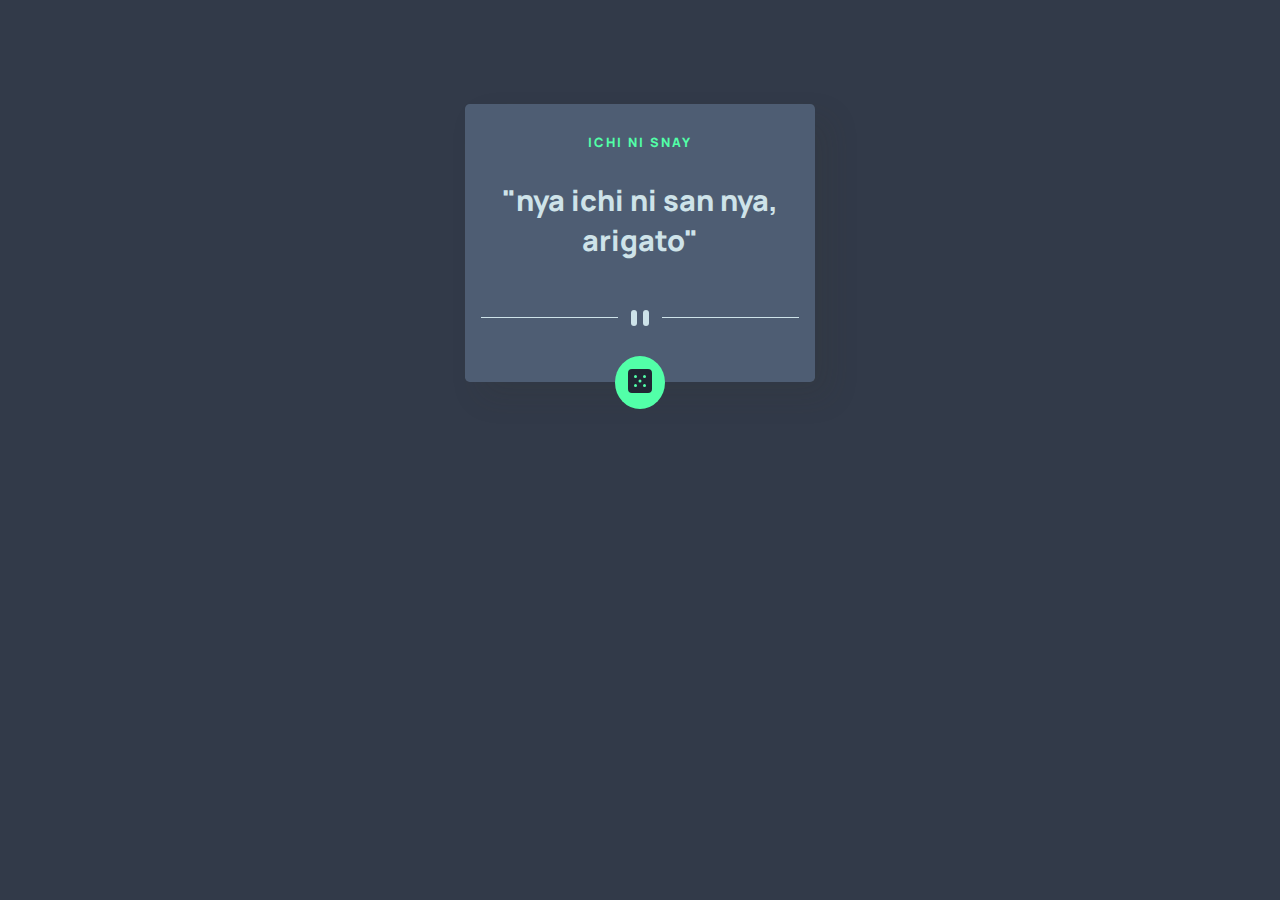
<file: frontend-practic28/index.html>
<!DOCTYPE html>
<html lang="en">
<head>
  <meta charset="UTF-8">
  <meta name="viewport" content="width=device-width, initial-scale=1.0">
  <link rel="icon" type="image/png" sizes="32x32" href="./images/favicon-32x32.png">
  <link rel="preconnect" href="https://fonts.googleapis.com">
  <link rel="preconnect" href="https://fonts.gstatic.com" crossorigin>
  <link href="https://fonts.googleapis.com/css2?family=Manrope:wght@800&display=swap" rel="stylesheet">
  <link rel="stylesheet" href="css/styles.css">
  <title>Frontend Mentor | Advice generator app</title>
</head>
<body>
  <div class="card_container">
    <header class="card_header">
      <p id="card_title"  class="card_header-title">ichi ni snay</p>
    </header>
    <main  class="card_content">
      <p id="card_text" class="card_content-text">"nya ichi ni san nya, arigato"</p>
    </main>
    <footer class="card_footer">
      <div class="icon_top">
        <div class="icon_draw"></div>
        <div class="icon_draw"></div>
      </div>
      <button id="button_dice" class="button_search"><img src="assets/icons/icon-dice.svg" class="icon_search"></button>
    </footer>
  </div>
  <script src="js/scripts.js"></script>
</body>
</html>
</file>
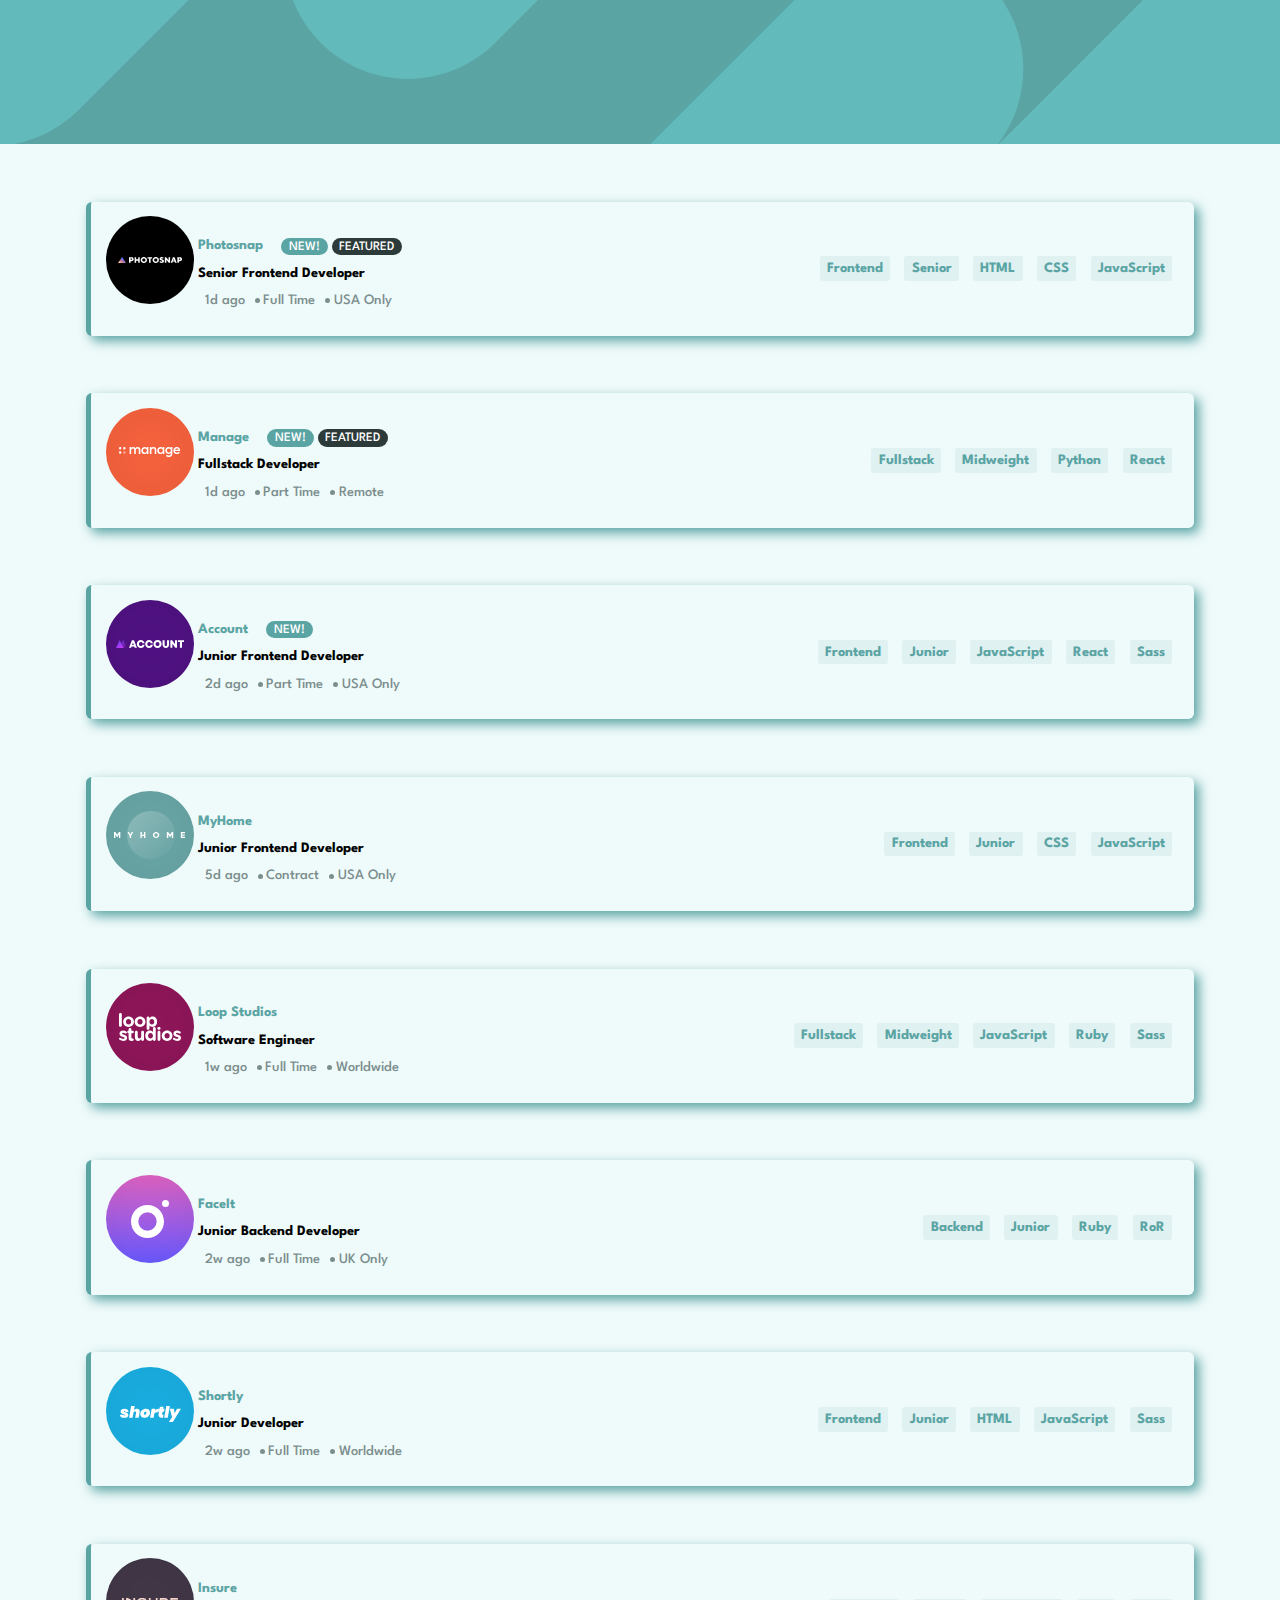
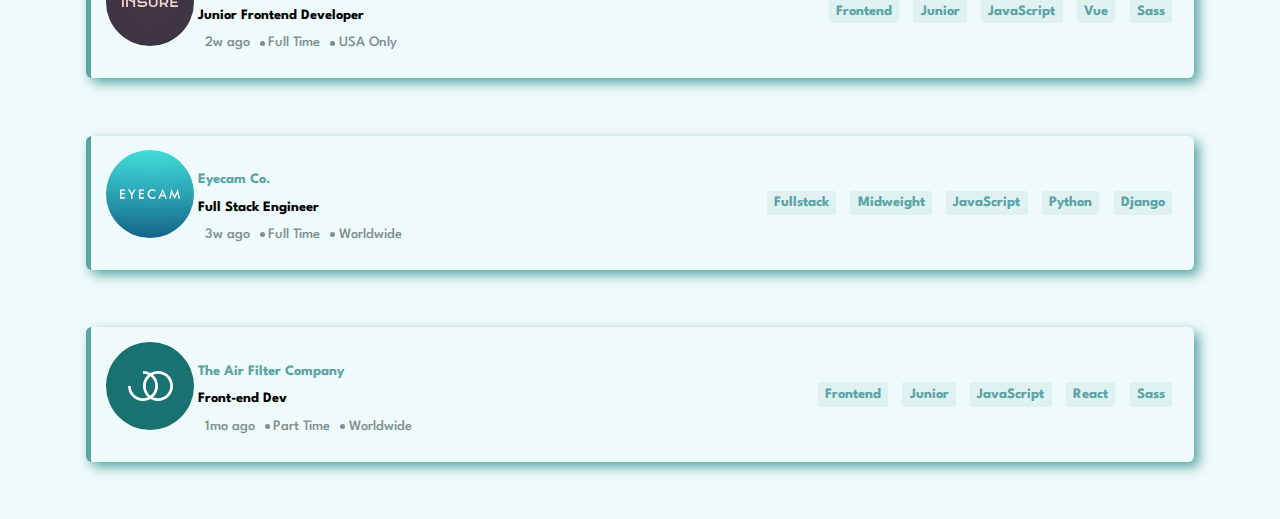
<file: frontend-practic29/index.html>
<!DOCTYPE html>
<html lang="en">
<head>
  <meta charset="UTF-8">
  <meta name="viewport" content="width=device-width, initial-scale=1.0">
  <link rel="icon" type="image/png" sizes="32x32" href="./images/favicon-32x32.png">
  <link rel="preconnect" href="https://fonts.googleapis.com">
  <link rel="preconnect" href="https://fonts.gstatic.com" crossorigin>
  <link href="https://fonts.googleapis.com/css2?family=Spartan:wght@500;700&display=swap" rel="stylesheet">
  <link rel="stylesheet" href="css/styles.css">
  <title>Frontend Mentor | Job Listings</title>
  </style>
</head>
<body>
  <div class="bg_top"></div>
  <div id="container" class="container">
    <div id="job_filter" class="filters job_card">
      <div id="select_children" class="content_right">
      </div>
      <div class="content_left">
        <a id="clear" href="#" class="clear">Clear</a>
      </div>
    </div>
    <div id="card_master" class="job_card job_hidden">
      <div class="content_right">
        <img src="assets/images/eyecam-co.svg" alt="" class="card_image">
        <div class="content_right_top">
          <div class="job_info">
            <p class="company_name">Photosnap</p>
            <span class="job_features">New!</span>
            <span class="job_features">Featured</span>
          </div>
          <div class="job_name">Senior Frontend Developer</div>
          <ul class="job_time">
            <li class="job_item">
              <p class="job_item_info">1d ago</p>
            </li>
            <li class="job_item">
              <p class="job_item_info">Full Time</p>
            </li>
            <li class="job_item">
              <p class="job_item_info">USA only</p>
            </li>
          </ul>
        </div>
      </div>
      <div class="content_left">
      </div>
    </div>
  </div>
  <script src="js/scripts.js"></script>
</body>
</html>
</file>
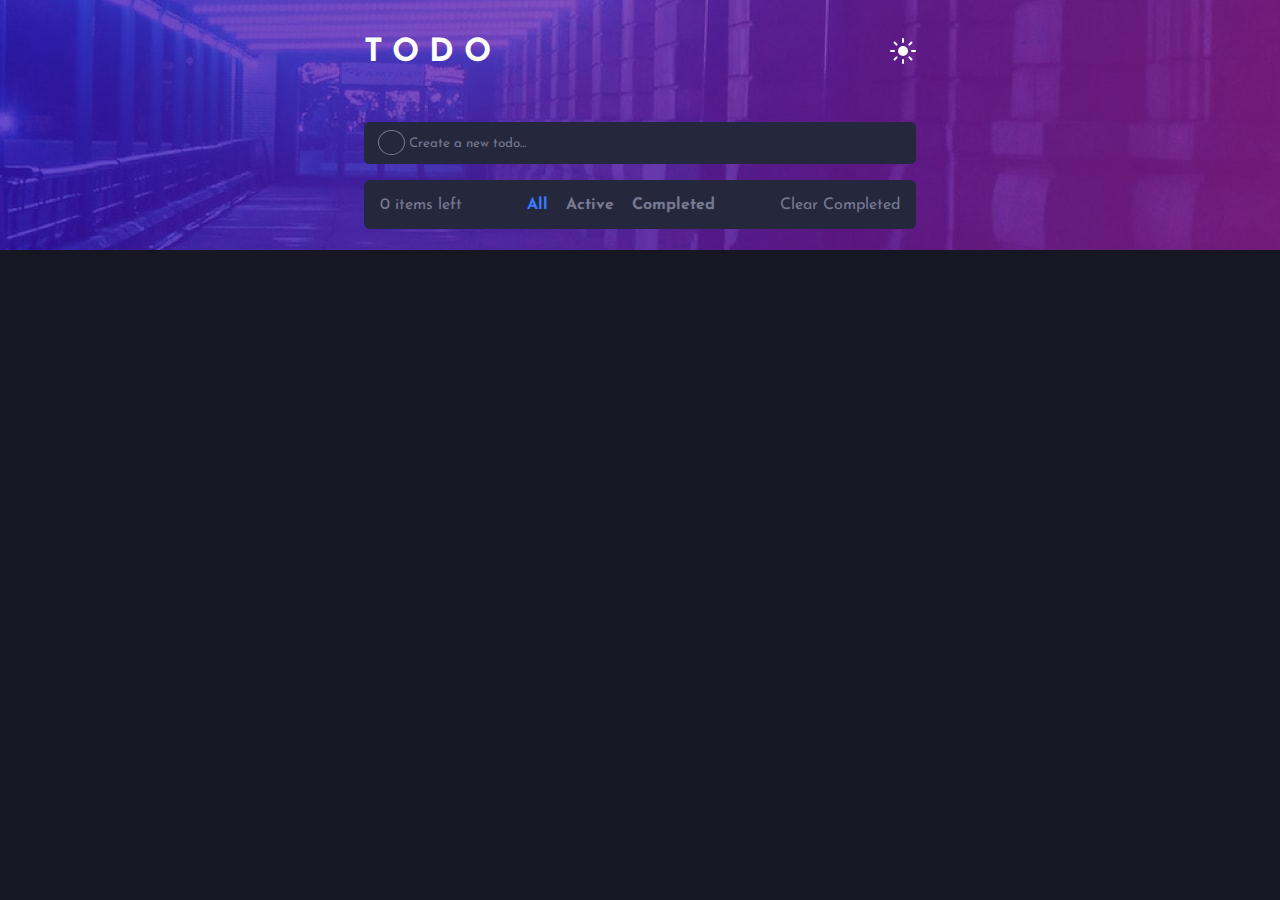
<file: frontend-practic30/index.html>
<!DOCTYPE html>
<html lang="en">
<head>
  <meta charset="UTF-8">
  <meta name="viewport" content="width=device-width, initial-scale=1.0">
  <link rel="icon" type="image/png" sizes="32x32" href="./images/favicon-32x32.png">
  <link rel="preconnect" href="https://fonts.googleapis.com">
  <link rel="preconnect" href="https://fonts.gstatic.com" crossorigin>
  <link href="https://fonts.googleapis.com/css2?family=Josefin+Sans:wght@400;700&display=swap" rel="stylesheet"> 
  <link rel="stylesheet" href="css/styles.css">
  <title>Frontend Mentor | Todo app</title>
</head>
<body>
  <div class="bg">
    <div class="logo_content">
      <h1 class="title">Todo</h1>
      <a href="#" id="change_theme" class="icon_light">
        <img id="icon_theme" src="assets/icons/icon-sun.svg" alt="" class="icon_item">
      </a>
    </div>
  </div>
  <div class="container">
    <form id="form" class="add_todo">
      <input id="input_value" class="input" type="text" placeholder="Create a new todo...">
    </form>
    <ul id="list_container" class="list_container">
      <li id="list_clone" class="item_list hidden">
        <div class="container_mark">
          <a href="#" class="mark">
            <img src="assets/icons/icon-check.svg" alt="" class="icon_check">
          </a>
          <p class="text_todo"></p>
        </div>
        <a href="#" class="delete_todo">
        </a>
      </li>
      <div class="content_stats">
        <div class="todo_stats">
          <span class="count_todo">0</span>
          <p class="item_count">items left</p>
        </div>
        <div id="todo_content" class="todo_menu">
          <a href="#" class="item_menu on">All</a>
          <a href="#" class="item_menu">Active</a>
          <a href="#" class="item_menu">Completed</a>
        </div>
        <a href="#" class="button_clear">Clear Completed</a>
      </div>
    </ul>
  </div>
  <script src="js/scripts.js"></script>
</body>
</html>
</file>
<file: frontend-practic19/css/style.css>
*{
    margin: 0;
    box-sizing: border-box;
}

:root{
    --dark-bg-body-color:hsl(230, 17%, 14%);
    --dark-bg-body-card:hsl(228, 28%, 20%);
    --dark-text-color:hsl(228, 34%, 66%);
    --dark-text-color2:hsl(0, 0%, 100%);
}

body{
    background-color: var(--dark-bg-body-color);
}

body.light{
    --dark-bg-body-color:hsl(0, 0%, 100%);
}

/*Container sizes*/
.container{
    width: 80%;
    margin-left: auto;
    margin-right: auto;
    margin-top: 1em;
}

.grid-item-top{
    border-top: 1px solid #fff;
}

/*Grid containers sizes*/
.grid-container-top,
.grid-container-bottom{
    display: grid;
    grid-template-columns: repeat(4,1fr);
    gap: 1.5em;
}

.grid-container-top{
    margin-bottom: 1em;
}

/*Grids items card top & bottom*/
.grid-item-top{
    text-align: center;
    padding: 1.5em 0;
    border-radius: .3em;
    border-top-width: 4px;
}

.grid-item-bottom{
    padding: 1em 1em;
    border-radius: .3em;
}

.grid-item-bottom .info-card-bottom,
.grid-item-bottom .info-card-top,
.info-1,
.botton-top{
    display: flex;
    justify-content: space-between;
    align-items: center;
}

.botton-top{
    flex-direction: row-reverse;
}


.info-card-top{
    display: flex;
    justify-content: center;
    align-items: center;
}

.info-card-bottom{
    align-items: baseline;
}

.grid-item-top:first-child{
    border-top-color:hsl(208, 92%, 53%);
}
.grid-item-top:nth-child(2){
    border-top-color:hsl(203, 89%, 53%);
}

.grid-item-top:nth-child(3):before{
    content: "";
    display: inline-block;
    position: absolute;
    bottom: 209px;
    right: 0px; 
    border-top-left-radius: .5em;
    border-top-right-radius: .5em;
    width: 100%;
    height:4px;
    background-image:linear-gradient(to right, #fdc468, #df4996);
}

.grid-item-top:nth-child(3){
    position: relative;
    border-top: hidden;
}

.grid-item-top:last-child{
    border-top-color: hsl(348, 97%, 39%);
}

.followers{
    margin: 1.5em 0;
    text-align: center;
}

.info-1{
    flex-flow: wrap row;
    margin-bottom: 2em;
}

.info-top-2{
    width: 100%;
    display: block;
}

/*Grids icons top styles*/
.social-icon-top{
    display: inline-block;
    margin-right: .5em;
}
/*Grids paragrahps top styles*/
.social-profile-top,
.social-info-ad{
    display: inline-block;
}

.info-top-2,
.title-botton,
.info-top-1,
.social-number,
.social-info-ad,
.social-profile-top,
.info-bottom-title,
.section-bottom,
.info-bottom{
    font-family: 'Inter', sans-serif;
    font-weight: 700;
}



.social-profile-top,
.social-info,
.info-top-2,
.dark-mode,
.section-bottom,
.title-botton{
    color: var(--dark-text-color);
}

.social-number,
.info-1,
.info-bottom,
.info-bottom-title{
    color: var(--dark-text-color2);
}
/*light mode switch*/
.social-profile-top.light,
.social-info.light,
.info-top-2.light,
.dark-mode.light,
.section-bottom.light,
.title-botton.light{
    --dark-text-color:hsl(228, 12%, 44%);
}

.social-number.light,
.info-1.light,
.info-bottom.light,
.info-bottom-title.light{
    --dark-text-color2:hsl(230, 17%, 14%);
}
/**/

.info-bottom{
    font-size: 2rem;
}

.social-number{
    font-size: 4rem;
    line-height: 1em;
}

.social-info{
    text-transform: uppercase;
    letter-spacing: 5px;
    font-size:.8em;
    font-family: 'Inter', sans-serif;
    font-weight: 400;
}

.info-bottom-title,
.info-top-1{
    font-size: 1.5rem;
}

.social-info-ad{
    color:hsl(163, 72%, 41%);
    font-size: .7rem;
}

.social-profile-top,
.section-bottom{
    font-size: .8rem;
}

.grid-item-top:nth-child(4) .social-info-ad:last-child,
.grid-item-bottom:nth-child(1n+7) .social-info-ad{
    color: hsl(356, 69%, 56%);
}

.grid-item-bottom,
.grid-item-top{
    background-color: var(--dark-bg-body-card);
}

.grid-item-bottom.light,
.grid-item-top.light{
    --dark-bg-body-card:hsl(227, 47%, 96%);
}

.info-card-bottom{
    margin-top: .8em;
}
/**/
.checkuwu{
    appearance: none;
    visibility: hidden;
    display: none;
}

.check{
    position: relative;
    display: block;
    width: 50px;
    height: 25px;
    background-image: linear-gradient(45deg,#378fe6, #3eda82);
    cursor: pointer;
    border-radius: 1em;
    overflow:hidden ;
    transition: ease-in 0.5s;
    margin-left: 1em;
}

.check::before{
    content: "";
    position: absolute;
    top: 2px;
    left: 2px;
    background-color: var(--dark-bg-body-color);
    width: 20px;
    height: 21px;
    border-radius: 50%;
    transition: 0.5s;
}

.checkuwu:checked ~ .check:before{
    transform:translateX(25px);
    background-color: var(--dark-bg-body-color);
}
</file>
<file: frontend-practic20/css/style.css>
*{
    box-sizing: border-box;
}

body{
    background: linear-gradient(#af67e9,#6565e7) no-repeat center center fixed;
    background-size:contain;
}

/*Container & content sizes*/
.container{
    width: 70%;
    margin-left: auto;
    margin-right: auto;
    margin-top: 4em;
    display: flex;
    justify-content: center;
    align-content: center;
}
/*container styles*/
.container{
    border-radius: 2em;
    background-color: #fff;
}
/**/
.content-left,
.content_right{
    flex: 1;
    overflow: hidden;
}

/*Content left positions*/
.woman-stand{
    margin: 4em 0;
    display: inline-block;
    position: relative;
    right: 80px;
}

.box{
    position: absolute;
    top: 260px;
    left: 120px;
    z-index: 3;
}

.content-left{
    background-image: url(../assets/images/bg-pattern-desktop.svg);
    background-repeat: no-repeat;
    background-size: cover;
    background-position-x: -110px; 
}
/*accordion questions*/
.container_faq{
    padding-bottom: .5em;
    border-bottom: 1px solid hsl(240, 5%, 91%)
    ;
    cursor: pointer;
    margin-right: 2em;
    margin-bottom: 1em;
}

.faq-question{
    display: flex;
    justify-content: space-between;
    align-items: center;
}

.faq-answer{
    max-height:0;
    overflow: hidden;
}

.container_faq.heightuwu .faq-answer{
    max-height: 60px;
}

.container_faq.heightuwu:nth-child(4) .faq-answer{
    max-height: 70px;
}


.content-left-faq{
    margin-top: 1.5em;
    margin-bottom: 1em;
    font-size: 2rem;
    font-family: 'Kumbh Sans', sans-serif;
    font-weight: 700;
}
/*paragraphs styles accordion*/
.title-faq,
.faq-text{
    font-family: 'Kumbh Sans', sans-serif;
    font-weight: 400;
}

.title-faq{
    font-size: 1rem;
    margin: 0;
}

.title-faq{
    color: hsl(240, 6%, 50%);
}

.container_faq.active .title-faq{
    color: hsl(237, 12%, 33%);
    font-weight: 700;
}

.container_faq.active .faq-text,
.faq-text{
    color: hsl(240, 6%, 50%);
    font-size: .9rem;
}

/*Accordion transitions*/
.container_faq.heightuwu .icon-arrow{
    transform: rotate(180deg);
}
.icon-arrow,
.faq-answer{
    transition: .4s ease-in;
}
</file>
<file: frontend-practic21/css/style.css>
*{
    box-sizing: border-box;
}

body{
    margin:0 auto;
    margin-top: 3em;
    display: flex;
    justify-content: center;
    align-items: center;
    background-image: url("../assets/images/pattern-bg.svg");
    background-repeat: no-repeat;
    background-position: 84% 70%;
    background-size:42%;
    font-family: 'Inter', sans-serif;
}

body::before{
    content: "";
    background-image: url("../assets/images/pattern-curve.svg");
    background-repeat: no-repeat;
    position: fixed;
    width: 100%;
    height: 100%;
    top: 75%;
    display: inline-block;
}

/*photo styles*/
.image__right{
    display: block;
    height: 75vh;
}
/*paragraph sizes*/
.text__introduction{
    font-size: 2rem;
    width: 100%;
}

.name,
.profession{
    display: inline-block;
    color: hsl(240, 38%, 20%);
}

.text__introduction{
    font-weight: 300;
}

.name{
    font-weight: 700;
}

.profession{
    margin-left: .5em;
    font-weight: 300;
    color: hsl(240, 18%, 77%);
}

/*positions relative*/
.content__left-text,
.content__right-photo,
.buttons{
    position: relative;
    /* border: 1px solid red; */
}

.content__left-text{   
    left: 50px;
}

.buttons{
    display: inline-block;
    bottom: 15px;
    right: -70px;
}
/*Images*/
.content__left-text{
    background-image:url("../assets/images/pattern-quotes.svg");
    background-repeat: no-repeat;    
}

.image__right{
    border-radius: .2em;
    position: relative;
    z-index: -1;
}
/*buttons*/
.buttons{
    display: flex;
    align-items: center;
    justify-content: space-around;
    border-radius: 2em;
    width: 90px;
    height: 40px;
    padding: 1.5em 0;
    background-color:rgb(233, 233, 237);
}

.buttons .button_right,
.buttons .button_left{
    border: none;
    width: 40%;
    cursor: pointer;
}

.button_left:hover{
    background-color:rgb(233, 233, 237);
}
</file>
<file: frontend-practic22/css/style.css>
*{
    box-sizing: border-box;
}

body{
    margin: 0;
    text-align: center;
    background-image: url("../assets/images/bg-bottom.svg"),url("../assets/images/bg-top.svg");
    background-position: left bottom, right top;
    background-repeat: no-repeat;
    height: 96vh;
    font-family: 'Montserrat', sans-serif;
    font-size: .9em;
    background-color: hsl(240, 78%, 98%);
}

/*Card container styles*/
.card_child{
    display: inline-block;
    margin: 0;
    padding: 1em 1.5em;
    background-color: #fff;
    border-radius: .5em;
    box-shadow:5px 5px 20px hsl(234, 14%, 74%);
}

.card_child:nth-child(2){
    padding: 2.5em 1.5em;
    background-image: linear-gradient(160deg,#a3a8f0, #696fdd);
    color: #fff;
}

.price_top{
    display: flex;
    justify-content: center;
    align-items: center;
    margin-bottom: 3em;
}
/*Card list styles*/
.card_list{
    padding-left: 0;
}

.card_item{
    border-bottom: 1px solid hsla(234, 14%, 74%,50%);
    list-style: none;
    padding: .5em 0;
}

.card_item:first-child{
    border-top: 1px solid hsla(234, 14%, 74%,50%);

}
/*paragrahps styles*/
.card_price{
    font-size: 3rem;
    color: hsl(232, 13%, 33%);
}

.prices{
    color: hsl(232, 13%, 33%);
}

.price_button{
    color: hsl(234, 14%, 74%);
}

.card_info{
    color: hsl(233, 13%, 49%);
    font-size: .8em;
}

.card_plan{
    color: hsl(233, 13%, 49%);
    font-size: 1em;
}

.card_child:nth-child(2) .card_price,
.card_child:nth-child(2) .card_info,
.card_child:nth-child(2) .card_plan{
    color: #fff;
}

/*buttons*/
.card_button{
    width: 220px;
    padding: .8em 0;
    border: none;
    font-family: 'Montserrat', sans-serif;
    font-size: .8em;
    color: #fff;
    border-radius: .5em;
    background-image: linear-gradient(160deg,#a3a8f0, #696fdd);
    border: .5px solid transparent;
    cursor: pointer;
}

.card_child:nth-child(2) .card_button{
    background-image: none;
    background-color: #fff;
    color: hsl(237, 63%, 64%);
}
/*Hoovers*/
.card_button:hover{
    background-color: #fff;
    color:hsl(237, 63%, 64%); ;
    background-image: none;
    border:.5px solid hsl(237, 63%, 64%);
}

.card_child:nth-child(2) .card_button:hover{
    background-color: hsl(237, 63%, 64%);;
    color:#fff;
    background-image: none;
    border:.5px solid #fff;
}
/**/
.botton-top{
    display: inline-block;
    padding: 0;
    margin: 0 1em;
    margin-left: .5em;
    width: 40px;
    height: 20px;
    border-radius: 2em;
    cursor: pointer;
}

.checkuwu{
    display: none;
}

.check_ball{
    position: relative;
    width: 40px;
    height: 20px;
    border-radius: 2em;
    background-image: linear-gradient(160deg,#a3a8f0, #696fdd);
}

.check_ball::after{
    content: "";
    position: absolute;
    top: 2px;
    left: 2px;
    width: 16px;
    height: 16px;
    background-color: #fff;
    border-radius: 50%;
    transition: 0.5s;
}

.checkuwu:checked ~ .check_ball::after{
    transform: translateX(20px);
}
</file>
<file: frontend-practic24/css/style.css>
*{
    box-sizing: border-box;
}

body{
    margin: 0;
    font-family: 'Josefin Sans', sans-serif;
}

/*container styles*/
.container{
    display: flex;
    min-height: 100vh;
}

.content{
    width: 50%;
    margin-left: auto;
    margin-right: auto;
}


.content_right{
    width: 40%;
}

.content_left{
    background-image: url("../assets/images/bg-pattern-desktop.svg");
    background-repeat: no-repeat;
    background-size: cover;
    min-height: 100vh;
    height: 100%;
}

/*paragraphs styles*/
.text_top-uwu{
    font-size: 4rem;
    line-height: 1;
    letter-spacing: 10px;
    text-transform: uppercase;
    margin-bottom: 0;
}

.paragraph{
    color: hsl(0, 36%, 70%);
    line-height: 1.5;
}

.text_email{
    color: hsl(0, 36%, 70%);
    margin:.5em 0;
    margin-left: 1em;
}

/*photo*/
.content_right{
    background-image: url("../assets/images/hero-desktop.jpg");
    background-repeat: no-repeat;
    background-size: cover;
    background-position: center center;
}

.icon{
    margin-top: 3em;
}

/*email settings*/
.footer_submit{
    position: relative;
}

.email_uwu{
    width: 400px;
    padding: 1em 1.5em;
    border-radius: 2em;
    border:1px solid hsl(0, 36%, 70%);
    color: hsl(0, 6%, 24%);
}

.email_uwu::placeholder{
    color: hsl(0, 36%, 70%);
}

.button{
    position: absolute;
    right: 20px;
    top: 1px;
    padding: .7em 2.5em;
    border: none;
    border-radius: 2em;
    box-shadow: -5px 5px 10px #f8bfbf;
    background-image: linear-gradient(135deg,#f8bfbf, #ee8c8c);
    cursor: pointer;
}

.button:hover{
    background-image: linear-gradient(135deg,#ffffff, #ee8c8c);
}

.icon_submit{
    position: absolute;
    right: 120px;
    top: 8px;
}

.email_uwu:focus{
    outline: none;
}

/**/
.text_email:required{
    outline: 1px solid red;
}

.text_email, .icon_submit{
    visibility: hidden;
}

.text_email.active, .icon_submit.active{
    visibility: visible;
}
</file>
<file: frontend-practic25/css/styles.css>
*{
    box-sizing: border-box;
}

body{
    margin: 0;
    font-family: 'Spartan', sans-serif;
    font-size: 12px;
}
/*containers styles*/

.grid_container{
    display: grid;
    grid-template-columns: repeat(2, 420px) 100px 420px;
    grid-template-rows: repeat(3, 267px);
    overflow: hidden;
}

.grid_item:first-child{
    grid-column: 1/3;
    grid-row: 1/3; 
}

.grid_item:nth-child(2){
    position: relative;
    grid-column: 3/5;
    grid-row: 1/3; 
    padding: 5em 4em;
}

.grid_item:nth-child(3){
    grid-column: 1/2;
    grid-row: 3/4;
    background-repeat: no-repeat;
    background-size: cover;
}

.grid_item:nth-child(4){
    grid-column: 2/4;
    grid-row: 3/4;
    padding: 2em 4.5em;
}

.grid_item:last-child{
    grid-column: 4/5;
    grid-row: 3/4;
}

h2{
    font-size: 2rem;
}

/*nav styles uwu*/
.nav{
    display: flex;
    align-items: center;
    margin-left: 4em;
    margin-top: 2em;
    position: relative;
    z-index: 1;
}

.nav_container,
.item_nav{
    display: inline-block;
}

.option_nav{
    text-decoration: none;
    color: #fff;
}

/*box content*/
.shop_button{
    text-decoration: none;
    text-transform: uppercase;
    letter-spacing: 12px;
    color: #000;
}

.buttons_photo{
    position: absolute;
    bottom: 0;
    left: 0;
    background-color: #000;
}

.buttons{
    background-color: #000;
    border: none;
    padding: 1.3em;
    cursor: pointer;
}

/*paragrahps & titles styles*/
.text_box,
.text_furnite{
    line-height: 1.6;
    color: hsl(0, 0%, 63%);
}

.something{
    display: block;
}

.grid_item:first-child .something{
    position: absolute;
    left: 0;
    top: 0;
    max-width: 100%;
}

.grid_item:nth-child(2) .text_box{
    margin-bottom: 2.5em;
}

.title_furnite{
    text-transform: uppercase;
    font-weight: 600;
    font-size: .8rem;
    margin-top: 3em;
}

/*hoover styles uwu*/
.buttons:hover{
    background-color: hsla(0, 0%, 100%,30%);
}

.shop_arrow:hover{
    fill: hsla(0, 0%, 0%,40%);
}

.shop_button:hover{
    color: hsla(0, 0%, 0%,40%);
}

.option_nav:hover{
    border-bottom: 2px solid #fff;
    padding-bottom: .5em;
}
</file>
<file: frontend-practic27/css/styles.css>
*{
    box-sizing: border-box;
}

body{
    margin: 0;
    font-family: 'Rubik', sans-serif;
    font-weight: 400;
    overflow-x: hidden;
}

:root{
    --soft-blue:hsl(231, 69%, 60%);
    --soft-red:hsl(0, 94%, 66%);
    --grayish-blue:hsl(229, 8%, 60%);
    --dark-blue:hsl(229, 31%, 21%);
}

.content{
    margin-bottom: 4em;
}

/*nav bar styles*/
.nav_bar-top{
    display: flex;
    justify-content: space-between;
    flex-wrap: wrap;
    align-items: center;
    margin: 2em 6em;
}

.item_button{
    text-decoration: none;
    color: var(--dark-blue);
    text-transform: uppercase;
}



.nav_features{
    position: relative;
}

.list_container{
    padding-left: 0;
}

.item_list,
.item_list-mobile{
    display: inline-block;
    padding: 0;
    margin: 0 .5em;
}

.item_list-mobile{
    opacity: 0;
    visibility: hidden;
    width: 0;
}

.item_list-button{
    text-decoration: none;
}

.item_list-button{
    position: relative;
    background-color: transparent;
    border: none;
    background-color: var(--soft-red);
    padding: .5em 2em;
    border-radius: .2em;
    color: #fff;
    font-family: 'Rubik', sans-serif;
    font-weight: 400;
    text-transform: uppercase;
    cursor: pointer;
}


.item-features{
    display: flex;
    flex-direction: column;
    align-items: center;
    text-decoration:none;
}

.item-features.active::after{
    position: absolute;
    content: "";
    margin-top: 1.9em;
    display: block;
    width: 120px;
    height: 5px;
    background-color: var(--soft-red);
}
/*content mid/bookmark*/
.content_mid:first-child{
    display: flex;
    flex-flow: row wrap;
    justify-content: space-between;
    align-items: center;
    text-align: center;
}

.content_left:first-child,
.content_right:first-child{
    flex: 1;
    min-width: 280px;
}

.bookmark .content_right{
    position: relative;
}

.content_mid:nth-child(2){
    margin-bottom: 8em;
}

.content_mid-top,
.downloads{
    text-align: center;
}

.downloads{
    margin: 2em;
}

.content_mid:nth-child(2) .list_container-buttons{
    display: flex;
    justify-content: center;   
}

.content_bottom-top{
    display: flex;
    align-items: center;
    justify-content: center;
    flex-flow: row wrap;
}

.content_bottom-top .content_left,
.content_bottom-top .content_right,
.bookmark .content_left,
.bookmark .content_right{
    flex:1;
    margin-bottom: 2em;
}

.content_bottom-top .content_left{
    position: relative;
}


/*cards downdloads webs*/
.item_extension{
    position: relative;
    box-shadow: 3px 3px 6px var(--grayish-blue);
    flex-grow: 240px;
    flex-basis: 240px;
    padding: 2em 0;
    border-radius: .5em;
    overflow: hidden;
    margin-bottom: 2em;
}

.item_extension .text_extension{
    margin-bottom: 0;
}

.item_extension .text_requeriments{
    display: block;
    margin-bottom: 1.5em;
}

.footer_extension .bg_extension{
    margin-bottom: 1em;
}

.container_extension{
    display: flex;
    flex-flow: row wrap;
    justify-content: space-around;
    margin-bottom: 8em;
}

/*list features styles*/
.list_container-buttons{
    display: flex;
    flex-flow: row wrap;
    align-items: center;
    padding-left: 0;
}

.list_item-buttons{
    display: inline-block;
    padding:1em;
    border-bottom: 1px solid var(--grayish-blue);
}

/*modal styles uwu*/
.modal_mobile-bg{
    position:fixed;
    display: flex;
    top: 0;
    left: 0;
    width: 100%;
    height: 100%;
    opacity: 0;
    visibility: hidden;
    z-index: 1;
}

.modal_menu{
    position: relative;
    height: 90vh;
}

.modal_mobile-bg.active{
    background-color: hsla(229, 31%, 21%,.95);
    opacity: 1;
    visibility: visible;
}

.mobal_mobile-menu{
    width: 100%;
    height: 90vh;
    margin: 2em;
}

.modal_content-top{
    display: flex;
    justify-content: space-between;
    margin-bottom: 3em;
}

.item-modal{
    text-align: center;
    border-top: 1px solid var(--grayish-blue);
    border-bottom: 1px solid var(--grayish-blue);
}

.item_menu-modal{
    display: block;
    text-decoration: none;
    text-transform: uppercase;
    font-family: 'Rubik', sans-serif;
    font-weight: 400;
    font-size: 1.2rem;
    color: #fff;
    padding: 1em 0;
}

.item-modal:nth-child(2){
    border: none;
    margin: 0;
    padding: 0;
}



.item_button-modal{
    width: 100%;
    background-color: transparent;
    border: 3px solid #fff;
    padding: .4em 0;
    text-transform: uppercase;
    font-size: 1.5rem;
    border-radius: .2em;
    color: #fff;
    font-family: 'Rubik', sans-serif;
    font-weight: 400;
}

.modal_content-icons{
    position: absolute;
    text-align: center;
    width: 100%;
    bottom: 0;
}

/*accordion faq styles*/
.accordion,
.content_email{
    margin-left: auto;
    margin-right: auto;
    width: 40%;
}

.container_accordion .button_get{
    display: block;
    margin: 2em 0;
    margin-left: auto;
    margin-right: auto;
}

.item_accordion{
    margin: 0 .5em;
    padding: .5em 0;
    border-top: 1px solid var(--grayish-blue);
    border-bottom: 1px solid var(--grayish-blue);
}

.item_accordion:first-child,
.item_accordion:nth-child(3){
    border: none;
}

.question_accordion{
    display: flex;
    align-items: center;
    justify-content: space-between;
    width: 100%;
    text-decoration: none;
}


.faq_ans{
    margin: 0;
    line-height: 0;
    visibility: hidden;
    opacity: 0;
    transition: .3s ease-in;
}

.faq_ans.active{
    margin: auto;
    line-height: 1.5;
    visibility: visible;
    opacity: 1; 
}

.icon_accordion{
    transition: .3s ease-in;
}

.icon_accordion.active{
    transform: rotate(180deg);
}

/*email form styles*/
.form_styles,
.email{
    display: flex;
    flex-flow: row wrap;
    justify-content: center;
    align-items: center;
}

.email{
    flex-flow: column nowrap;
    padding: 0 2em;
    background-color: var(--soft-blue);
    padding-bottom: 4em;
}

.text_error{
    opacity: 0;
    visibility: hidden;
    height: 0;
    margin: 0;
}

.input_error{
    display: inline-block;
}

.input_error.error{
    position: relative;
    background-color: var(--soft-red);
    border-radius: .3em;
    padding: 0 .5em;
    opacity: 1;
    visibility: visible;
    height: auto;
    margin-bottom: 1em;
}

.text_error.error{
    opacity: 1;
    visibility: visible;
    height: auto;
}

.input_email,
.button_form{
    display: inline-block;
    position: relative;
    width: 240px;
    margin: .2em 0;
    outline: none;
    border: none;
    border-radius: .2em;
    padding: .6em 1.5em;
}

.input_error.error::after{
    position: absolute;
    top: 0;
    right: 0;
    margin: .4em 1em;
    content: "";
    display: block;
    background-image: url("../assets/icons/icon-error.svg");
    background-repeat: no-repeat;
    background-size: contain;
    height: 25px;
    width: 25px;
}

.button_form{
    display: inline-block;
}

.button_get{
    padding: .6em 1.6em;
    border: none;
    border-radius: .2em;
    background-color: var(--soft-blue);
    color: #fff;
    font-family: 'Rubik', sans-serif;
    font-weight: 400;
    cursor: pointer;
}

.bookmark .button_get:last-child{
    background-color: var(--grayish-blue);
    box-shadow: 2px 2px 5px var(--grayish-blue);
}

.button_form{
    background-color: var(--soft-red);
}

/*footer styles*/
.footer{
    background-color: var(--dark-blue);
}


.footer,
.footer_help{
    padding: 1em 0;
    text-align: center;
    display: flex;
    align-items: center;
    justify-content: center;
    flex-direction: column;
}

.footer_help .list_container,
.list_container-modal{
    padding-left: 0;
    list-style: none;
}

.item_list-footer{
    margin: 1em 0;
}

.footer_help .item_button-footer{
    color: #fff;
    text-decoration: none;
    list-style: none;
}

/*all paraghaps styles*/
.title_features,
.text_features{
    line-height: 1.5;
}

.item-features{
    color: var(--grayish-blue);
}

.accordion{
    text-align: center;
}

.accordion .title_features{
    font-size: 1.6rem;
}


.content_email{
    text-align: center;
}

.bookmark .content_left,
.content_bottom-top .content_right{
    max-width: 400px;
}

.title_features-form{
    font-size: 1.4rem;
}

.bookmark .title_features{
    font-size: 2rem;
}

.title_features{
    font-weight: 500;
    color: var(--dark-blue);
}

.text_features-form,
.title_features-form,
.text_error{
    color: #fff;
}

@font-face{
    font-family: "negrita_cursiva";
    src: url('../assets/fonts/Letter_Gothic_Negrita_Cursiva.ttf') format("ttf");
    font-weight: normal;
    font-style:normal;
}

.text_error{
    font-size: .8rem;
    font-family:'negrita_cursiva', sans-serif;
}

.text_features,
.text_requeriments,
.faq_ans{
    font-size: .9rem;
    color: var(--grayish-blue);
}

.question_accordion{
    text-decoration: none;
    color: var(--dark-blue);
    font-size: .9rem;
}

/*image styles*/
.image_illus{
    max-width: 100%;
}

.icon_social{
    display: inline-block;
    margin: 0 1em;
    cursor: pointer
}

.img_footer:hover,
.item_button-footer:hover{
    fill: var(--soft-red);
    color: var(--soft-red);
}

/* .bg_illus{
    position: absolute;
    top:16em;
    right: 0;
    width: 550px;
    height: 340px;
    background-color: blue;
    border-top-left-radius:8em;
    border-bottom-left-radius: 8em;
    z-index: -1;
} */

.bookmark .content_right::after,
.content_bottom-top .content_left::after{
    content: "";
    position: absolute;
    bottom: 0;
    left: 5em;
    padding: 0 4em;
    display: block;
    width: 80%;
    height: 70%;
    background-color: var(--soft-blue);
    border-top-left-radius: 8em;
    border-bottom-left-radius: 8em;
    z-index: -1;
}

.content_bottom-top .content_left::after{
    left: -7em;
    bottom: -5em;
    height: 100%;
    border-top-left-radius: 0;
    border-bottom-left-radius: 0;
    border-top-right-radius: 8em;
    border-bottom-right-radius: 8em;
}

.logo{
    display: block;
}



@media  screen and (max-width:520px){

    .bookmark .content_right::after{
        left:3.em;
        bottom: 0;
        width: 50%;
    }

    .item_list{
        opacity: 1;
        visibility: hidden;
        width: 0;
        margin: 0;
    }

    .nav_bar-top{
        margin: 1em 2em;
    }
    
    .item_list-mobile{
        opacity: 1;
        visibility: visible;
        width: auto;
    }

    .list_container-buttons{
        flex-flow: column wrap;
        text-align: center;
    }

    .list_item-buttons{
        width: 100%;
    }

    .content_mid{
        margin: 0 2em;
    }

    .list_item-buttons{
        margin: 0;
        padding:1em;
        border-bottom: 1px solid var(--grayish-blue);
        border-top: 1px solid var(--grayish-blue);
    }

    .list_item-buttons:nth-child(2){
        border: none;
    }

    .content_bottom-top .content_left::after{
        height: 90%;
        bottom: -1em;
        padding-left: 5em;
    }

    .content_email{
        width: 100%;
    }

    .accordion{
        width: 85%;
    }

    .footer{
        display: flex;
        flex-direction: column;
    }

    

}

@media screen and (max-width:642px){
    .content_mid:first-child{
        flex-direction: column-reverse;
    }


}

@media  screen and (min-width:520px) and (max-width:768px){
    .content_mid{
        margin: 0 2.5em;
    }

    .nav_bar-top{
        margin: 2em 2.5em;
    }

    .button_form{
        width: 100px;
        padding: .5em;
        margin-left: 1em;
    }

    .content_bottom-top .content_left::after{
        height: 90%;
        bottom: -1em;
        padding-left: 5em;
    }

    .accordion,
    .content_emails{
        width: 70%;
    }

}

@media  screen and (min-width:768px){
    .content_mid{
        margin: 0 6em;
    }

    .nav_bar-top{
        margin: 2em 6em;
    }

    .button_form{
        width: 100px;
        padding: .5em;
        margin-left: 1em;
    }

    .bookmark .content_right::after{
        left: 7em;
        padding-right: 4em; 
    }

    .content_bottom-top .content_left::after{
        height: 90%;
        bottom: -2em;
        padding-left: 2em;
    }

    .item_extension:nth-child(2){
        top: 2em;
    }
    
    .item_extension:nth-child(3){
        top: 4em;
    }

    .bookmark .content_left,
    .content_bottom-top .content_right{
        text-align: left;
    }

    .accordion,
    .content_email{
        margin-left: auto;
        margin-right: auto;
    }

    .footer,
    .footer_help{
        flex-direction: row;
        flex-wrap: wrap;
    }

    .footer_help .item_list-footer{
        margin: 0 2em;
        display: inline-block;
    }

    .footer{
        justify-content: space-between;
        padding: 0 4em;
    }

}
</file>
<file: frontend-practic28/css/styles.css>
*{
    box-sizing: border-box;
}

:root{
    --light-cyan:hsl(193, 38%, 86%);
    --neon-green:hsl(150, 100%, 66%);
    --grayish-blue:hsl(217, 19%, 38%);
    --dark-blue:hsl(217, 19%, 24%);
}

body{
    display: flex;
    background-color: var(--dark-blue);
    font-family: 'Manrope', sans-serif;
    font-weight: 800;
}

/*card container styles uwu*/
.card_container{
    display: inline-block;
    text-align: center;
    padding: 1em;
    max-width: 350px;
    background-color: var(--grayish-blue);
    border-radius: .3em;
    box-shadow: 15px 15px 30px #3322;
    margin-left: auto;
    margin-right: auto;
    margin-top: 6em;
}


/*paraghaps styles*/
.card_header-title{
    text-transform: uppercase;
    font-size: .8rem;
    letter-spacing: 2px;
    color: var(--neon-green);
}

.card_content-text{
    color: var(--light-cyan);
    font-size: 1.8rem;
    margin-bottom: 2em;
}

/*line mid style*/
.card_footer{
    display: flex;
    flex-direction: column;
    align-items: center;
    justify-content: center;
    position: relative;
    border-top: 1px solid var(--light-cyan);
    padding: 1.5em 0;
}

.icon_top{
    position: absolute;
    background-color: var(--grayish-blue);
    padding: 0 .7em;
    display: inline-block;
    top: -.6em;
}

.icon_draw{
    display: inline-block;
    padding: .5em .2em;
    margin: 0 .1em;
    background-color: var(--light-cyan);
    border-radius: .2em;
}

.button_search{
    position: absolute;
    top: 2.8em;
    padding: 1em;
    border-radius: 50%;
    border: none;
    cursor: pointer;
    background-color: var(--neon-green);
    transition: .5s ease;
}

.button_search:hover{
    transition: .3s ease;
    box-shadow: 5px 5px 15px var(--neon-green), -5px -5px 15px var(--neon-green);
}


@media screen and (max-width:520px){
    .card_container{
        margin-top: 2em;
    }
}
</file>
<file: frontend-practic29/css/styles.css>
*{
    box-sizing: border-box;
}

body{
    margin: 0;
    background-color: hsl(180, 52%, 96%);
    font-family: 'Spartan', sans-serif;
    font-weight: 500;
    font-size: .9rem;
}

.bg_top{
    background-image: url("../assets/images/bg-header-desktop.svg");
    background-repeat: no-repeat;
    background-size: cover;
    padding: 5em;
    background-color: var(--dark-cyan);
}

:root{
    --dark-cyan:hsl(180, 29%, 50%);
    --light-grayish-cyan: hsl(180, 31%, 95%);
    --dark-grayish-cyan:hsl(180, 8%, 52%);
    --very-dark-grayish:hsl(180, 14%, 20%);
}

/*card container styles*/
.job_card{
    display: flex;
    align-items: center;
    justify-content: space-between;
    position: relative;
    margin: 4em 6em;
    border-radius: .4em;
    border-left: 5px solid var(--dark-cyan);
    box-shadow: 5px 5px 12px var(--dark-cyan);
    padding: 1em;
}

.content_left{
    display: flex;
    flex-wrap: wrap;
    align-items: center;
}

.content_right_top{
    display: inline-block;
}

/*paragraphs styles*/
.company_name{
    font-weight: 700;
    color: var(--dark-cyan);
    display: inline-block;
    margin-right: 1em;
}

.job_features{
    background-color: var(--dark-cyan);
    padding: .2em .6em;
    border-radius: 2em;
    color: #fff;
    font-size: .8rem;
    text-transform: uppercase;
}

.job_features.job_hidden{
    position: absolute;
    opacity: 0;
    visibility: hidden;
    height: 0;
    width: 0;
}


.job_info .job_features:last-child{
    background-color: var(--very-dark-grayish);
}

.job_name{
    font-weight: 700;
    color: var(---very-dark-grayish);
}

.job_item_info{
    color: var(--dark-grayish-cyan);
    margin: 0 auto;
}

.job_requiments{
    text-decoration: none;
    color: var(--dark-cyan);
    font-weight: 700;
    padding:.4em .5em;
    background-color: hsla(180, 29%, 50%, .1);
    margin: .5em .5em;
    border-radius: .2em;
    cursor: pointer;
    transition: .2s ease;
}

.job_card.job_hidden{
    position: absolute;
    opacity: 0;
    visibility: hidden;
    height: 0;
    width: 0;
}

/*list style*/
.job_item{
    position: relative;
    display: inline-block;
    margin: 0 .5em;
}

.job_time{
    padding-left: 0;
    list-style: none;
}

.job_time .job_item:nth-child(2)::after,
.job_time .job_item:nth-child(3)::after{
    content: "";
    position: absolute;
    top: .3em;
    width: 5px;
    height: 5px;
    left: -.6em;
    border-radius: 50%;
    background-color: var(--dark-grayish-cyan);
}


/*filter styles*/
.filters{
    border-left: none;
    padding: 1em 4em;
}

.clear{
    color: var(--dark-cyan);
}

.filter_tag{
    display: inline-block;
    background-color: hsla(180, 29%, 50%, .1);
    padding: .3em 0 .3em .5em;
    border-radius: .4em;
    margin: .5em;
    cursor: pointer;
}

.delete_filter{
    background-color: var(--dark-cyan);
    padding:.3em .5em;
    border-top-right-radius: .4em;
    border-bottom-right-radius: .4em;
    text-transform: uppercase;
    text-decoration: none;
    color: #fff;
    margin-left: .4em;
}

.filter_name{
    display: inline-block;
    margin: 0;
    color: var(--dark-cyan);
}

.filters.hidden{
    height: 0;
    position: absolute;
    visibility: hidden;
    opacity: 0;
}

/*all hover events*/
.job_requiments:hover{
    background-color: var(--dark-cyan);
    color:#fff;
    transition: .3s ease;
}

.delete_filter:hover{
    background-color: var(--very-dark-grayish);
}

/*icon styles*/
.card_image{
    display: inline-block;
}


@media screen and (max-width:520px){
    .job_card{
        margin: 2em 1em;
        display: block;
    }

    .card_image{
        width: 50px;
        position: absolute;
        top: -1.5em;
    }
    
    .company_name{
        margin-top: 1.5em;
    }

    .content_right{
        border-bottom:1px solid var(--dark-grayish-cyan);
        margin-bottom: 1em;
    }

    .filters{
        display: flex;
        justify-content: space-between;
    }

    .filters .content_right{
        border: none;
    }

    .bg_top{
        background-image: url("../assets/images/bg-header-mobile.svg");
    }

}
</file>
<file: frontend-practic30/css/styles.css>
*{
    box-sizing: border-box;
}

body{
    margin: 0;
    background-color: var(--very-dark-blue);
    font-family: 'Josefin Sans', sans-serif;
    font-weight: 400;
}


:root{
    --very-dark-blue:hsl(235, 21%, 11%);
    --very-dark-desatured:hsl(235, 24%, 19%);
    --ligh-grayish-blue:hsl(234, 39%, 85%);
    --ligh-grayish-blue--hover:hsl(236, 33%, 92%);
    --dark-grayish-blue: hsl(234, 11%, 52%);
    --very-dark-grayish-blue-1:hsl(233, 14%, 35%);
    --very-dark-grayish-blue-2:hsl(237, 14%,26%);
    --light-blue:hsl(220, 98%, 61%);
    --bg-image:url("../assets/images/bg-desktop-dark.jpg");
    --bg-image-mobile:url("../assets/images/bg-mobile-dark.jpg");
}

body.light{
    --very-dark-blue:hsl(236, 33%, 92%);
    --very-dark-desatured:hsl(0, 0%, 98%);
    --very-dark-grayish-blue-2:hsl(233, 11%, 84%);
    --bg-image:url("../assets/images/bg-desktop-light.jpg");
    --bg-image-mobile:url("../assets/images/bg-mobile-light.jpg");
}

.bg{
    background-image: var(--bg-image);
    background-repeat: no-repeat;
    height: 250px;
    padding-top: 1em;
}

.bg.light{
    background-image: url("../assets/images/bg-desktop-light.jpg");
}

/*top todo styles*/
.logo_content{
    display: flex;
    align-items: center;
    justify-content: space-between;
    padding: 0 1.5em;
    max-width: 600px;
    margin-left: auto;
    margin-right: auto;
}
/*container styles uwu*/
.container{
    position: relative;
    top: -8em;
    padding: 0 1.5em;
    max-width: 600px;
    margin-left: auto;
    margin-right: auto;
}

/*list styles*/
.list_container{
    padding-left: 0;
    border-radius: .4em;
    background-color: var(--very-dark-desatured);
}

.item_list{
    display: flex;
    justify-content: space-between;
    align-items: center;
    padding:.8em 1em;
    border-bottom: 1px solid var(--very-dark-grayish-blue-2);
    list-style: none;
}

.item_list.hidden_com{
    visibility: hidden;
    opacity: 0;
    height: 0;
    padding: 0;
}

.item_list.hidden{
    visibility: hidden;
    opacity: 0;
    height: 0;
    padding: 0;
}

/*todo bottom menu*/
.content_stats{
    display: flex;
    position: relative;
    justify-content: space-between;
    align-items: center;
    padding: .5em 1em;
}

.todo_stats{
    padding: .5em 0;
}

.container_mark{
    position: relative;
}

/*icon styles*/
.mark{
    display: inline-block;
    border-radius: 50%;
    padding: .1em .4em;
    border: 1px solid var(--dark-grayish-blue);
}

.mark.checked::after{
    content: "";
    position: absolute;
    width: 16px;
    height: 20px;
    left: 0;
    top: 0;
    border-radius: 50%;
    padding: .1em .3em;
    background-image: linear-gradient(120deg,hsl(192, 100%, 67%),hsl(280, 87%, 65%));
}

.delete_todo{
    background-image: url("../assets/icons/icon-cross.svg");
    background-repeat: no-repeat;
    height: 6px;
    padding: .6em 0;
    width: 30px;
}

.icon_check{
    visibility: hidden;
}

.icon_check.checked{
    position: relative;
    visibility:visible;
    z-index: 1;
}
/*paragraph styles*/
.text_todo{
    display: inline;
    margin-left: .4em;
    color: var(--ligh-grayish-blue);
}

.text_todo.checked{
    text-decoration: line-through;
    color: var(--dark-grayish-blue);
}

.item_count,
.count_todo{
    display: inline;
    color: var(--dark-grayish-blue);
}

.text_bottom{
    text-align: center;
    color: var(--dark-grayish-blue);
}

.input::placeholder{
    font-family: 'Josefin Sans', sans-serif;
    font-weight: 400;
    color: var(--dark-grayish-blue);
}

.button_clear,
.item_menu{
    text-decoration: none;
    color: var(--dark-grayish-blue);
}

.item_menu{
    font-weight: 700;
    margin: 0 .4em;
}

.on{
    color: var(--light-blue);
}

.title{
    color: #fff;
    text-transform:uppercase;
    letter-spacing: 10px;
    font-weight: 700;
}

/*input add todo styles*/
.input{
    position: relative;
    outline: none;
    border: none;
    border-radius: .4em;
    width: 100%;
    padding: 1em;
    background-color: var(--very-dark-desatured);
    color: var(--dark-grayish-blue);
    padding-left: 3.4em;
}


.add_todo::after{
    content: "";
    position: absolute;
    width: 12px;
    height: 20px;
    left: 2.4em;
    top: .5em;
    border-radius: 50%;
    padding: .1em .4em;
    border: 1px solid var(--dark-grayish-blue);
}

/*dark theme styles*/
.input.light,
.list_container.light{
    --very-dark-desatured:hsl(236, 33%, 92%);
}


@media screen  and (max-width:520px){
    .todo_menu{
        position: absolute;
        text-align: center;
        bottom: -3.5em;
        padding:.8em 1em;
        border-radius: .4em;
        width: 100%;
        left: 0;
        background-color: var(--very-dark-desatured);
    }

    .content_stats{
        margin-bottom: 5em;
    }
}

@media screen and (max-width:375px){
    .bg{
        background-image: var(--bg-image-mobile);
    }
}
</file>
